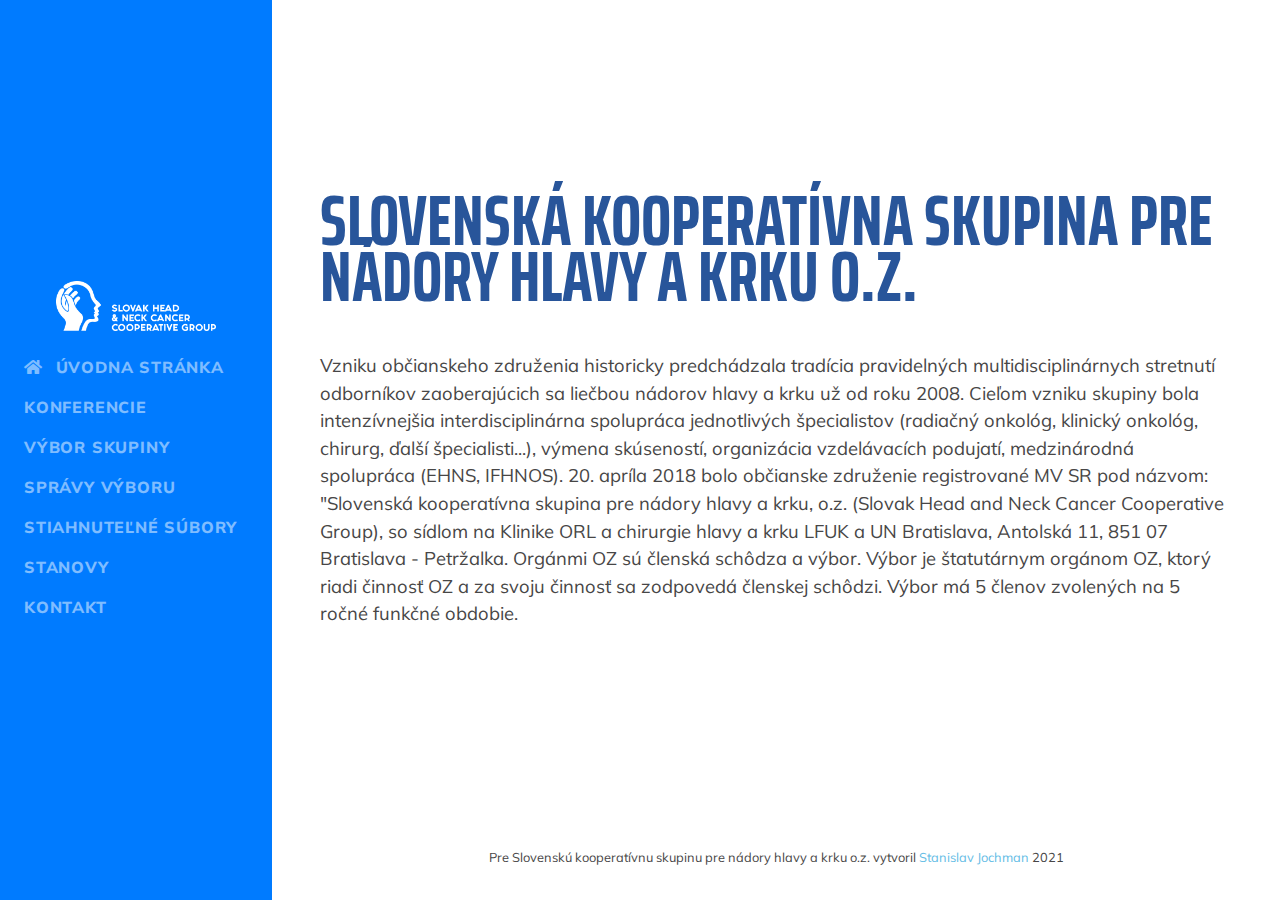
<file: index.html>
<!DOCTYPE html>
<html lang="en">

<head>

  <meta charset="utf-8">
  <meta name="viewport" content="width=device-width, initial-scale=1, shrink-to-fit=no">
  <meta name="description" content="">
  <meta name="author" content="Stanislav Jochman">
  <meta name="google-signin-client_id" content="1061342251645-susm1gm3pf1o994ub63df6mat03vha20.apps.googleusercontent.com">
  <title>Slovenská kooperatívna skupina pre nádory hlavy a krku o.z.</title>

  <!-- Bootstrap core CSS -->
  <link href="vendor/bootstrap/css/bootstrap.min.css" rel="stylesheet">

  <!-- Custom fonts for this template -->
  <link href="https://fonts.googleapis.com/css?family=Saira+Extra+Condensed:500,700" rel="stylesheet">
  <link href="https://fonts.googleapis.com/css?family=Muli:400,400i,800,800i" rel="stylesheet">
  <link href="vendor/fontawesome-free/css/all.min.css" rel="stylesheet">

  <!-- Custom styles for this template -->
  <link href="css/style.css" rel="stylesheet">

</head>

<body id="page-top">

  <nav class="navbar text-md-left navbar-expand-lg navbar-dark bg-primary fixed-top" id="sideNav">
    <a class="navbar-brand js-scroll-trigger" href="https://kooperativnaskupina.sk/">
      <span class="d-block d-lg-none fas fa-home"></span>
      <span class="d-none d-lg-block">
        <img class="img-fluid img-profile mx-auto mb-2" src="img/logo.png" alt="">
      </span>
    </a>
    <button class="navbar-toggler" type="button" data-toggle="collapse" data-target="#navbarSupportedContent" aria-controls="navbarSupportedContent" aria-expanded="false" aria-label="Toggle navigation">
      <span class="navbar-toggler-icon"></span>
    </button>
    <div class="collapse navbar-collapse" id="navbarSupportedContent">
      <ul class="navbar-nav">
        <li class="nav-item">
          <a class="nav-link js-scroll-trigger" href="https://kooperativnaskupina.sk"><span class="fas fa-home">⠀</span>Úvodna stránka</a>
        </li>
        <li class="nav-item">
          <a class="nav-link js-scroll-trigger" href="konferencie.html">Konferencie</a>
        </li>
        <li class="nav-item">
          <a class="nav-link js-scroll-trigger" href="vybor.html">Výbor skupiny</a>
        </li>
        <li class="nav-item">
          <a class="nav-link js-scroll-trigger" href="spravy.html">Správy výboru</a>
        </li>
        <li class="nav-item">
          <a class="nav-link js-scroll-trigger" href="subory.html">Stiahnuteľné súbory</a>
        </li>
        <li class="nav-item">
          <a class="nav-link js-scroll-trigger" href="stanovy.html">Stanovy</a>
        </li>
        <li class="nav-item">
          <a class="nav-link js-scroll-trigger" href="kontakt.html">Kontakt</a>
        </li>
      </ul>
    </div>
  </nav>

  <div class="container-fluid p-0">

    <section class="resume-section p-3 p-lg-5 d-flex align-items-center" id="page-top">
      <div class="w-100">
        <h1 class="mb-0 text-primary">Slovenská kooperatívna skupina pre nádory hlavy a krku o.z.</h1>
        <div class="subheading mb-5">
          
        </div>
        <p class="lead mb-5">Vzniku občianskeho združenia historicky predchádzala tradícia pravidelných multidisciplinárnych stretnutí odborníkov zaoberajúcich sa liečbou nádorov hlavy a krku už od roku 2008. Cieľom vzniku skupiny bola intenzívnejšia interdisciplinárna spolupráca jednotlivých špecialistov (radiačný onkológ, klinický onkológ, chirurg, ďalší špecialisti...), výmena skúseností, organizácia vzdelávacích podujatí, medzinárodná spolupráca (EHNS, IFHNOS). 

            20. apríla 2018 bolo občianske združenie registrované MV SR pod názvom: "Slovenská kooperatívna skupina pre nádory hlavy a krku, o.z. (Slovak Head and Neck Cancer Cooperative Group), so sídlom na Klinike ORL a chirurgie hlavy a krku LFUK a UN Bratislava, Antolská 11, 851 07 Bratislava - Petržalka. 
            
            Orgánmi OZ sú členská schôdza a výbor. Výbor je štatutárnym orgánom OZ, ktorý riadi činnosť OZ a za svoju činnosť sa zodpovedá členskej schôdzi. Výbor má 5 členov zvolených na 5 ročné funkčné obdobie.</p>
        
      </div>
    </section>


    
    <div class="copyright py-4 text-center text-black">
      <div class="container">
        <small>Pre Slovenskú kooperatívnu skupinu pre nádory hlavy a krku o.z. vytvoril <a href="http://stanislavjochman.sk/" target="_blank">Stanislav Jochman</a> 2021</small>
      </div>
    </div>
  </div>

  <!-- Bootstrap core JavaScript -->
  <script src="vendor/jquery/jquery.js"></script>
  <script src="vendor/bootstrap/js/bootstrap.bundle.js"></script>

  <!-- Plugin JavaScript -->
  <script src="vendor/jquery-easing/jquery.easing.js"></script>

  <!-- Custom scripts for this template -->
  <script src="js/script.js"></script>

  <!-- google auth -->
  <script src="https://apis.google.com/js/platform.js" async defer></script>
  <script src="https://apis.google.com/js/platform.js?onload=init" async defer></script>

  
</body>

</html>
</file>
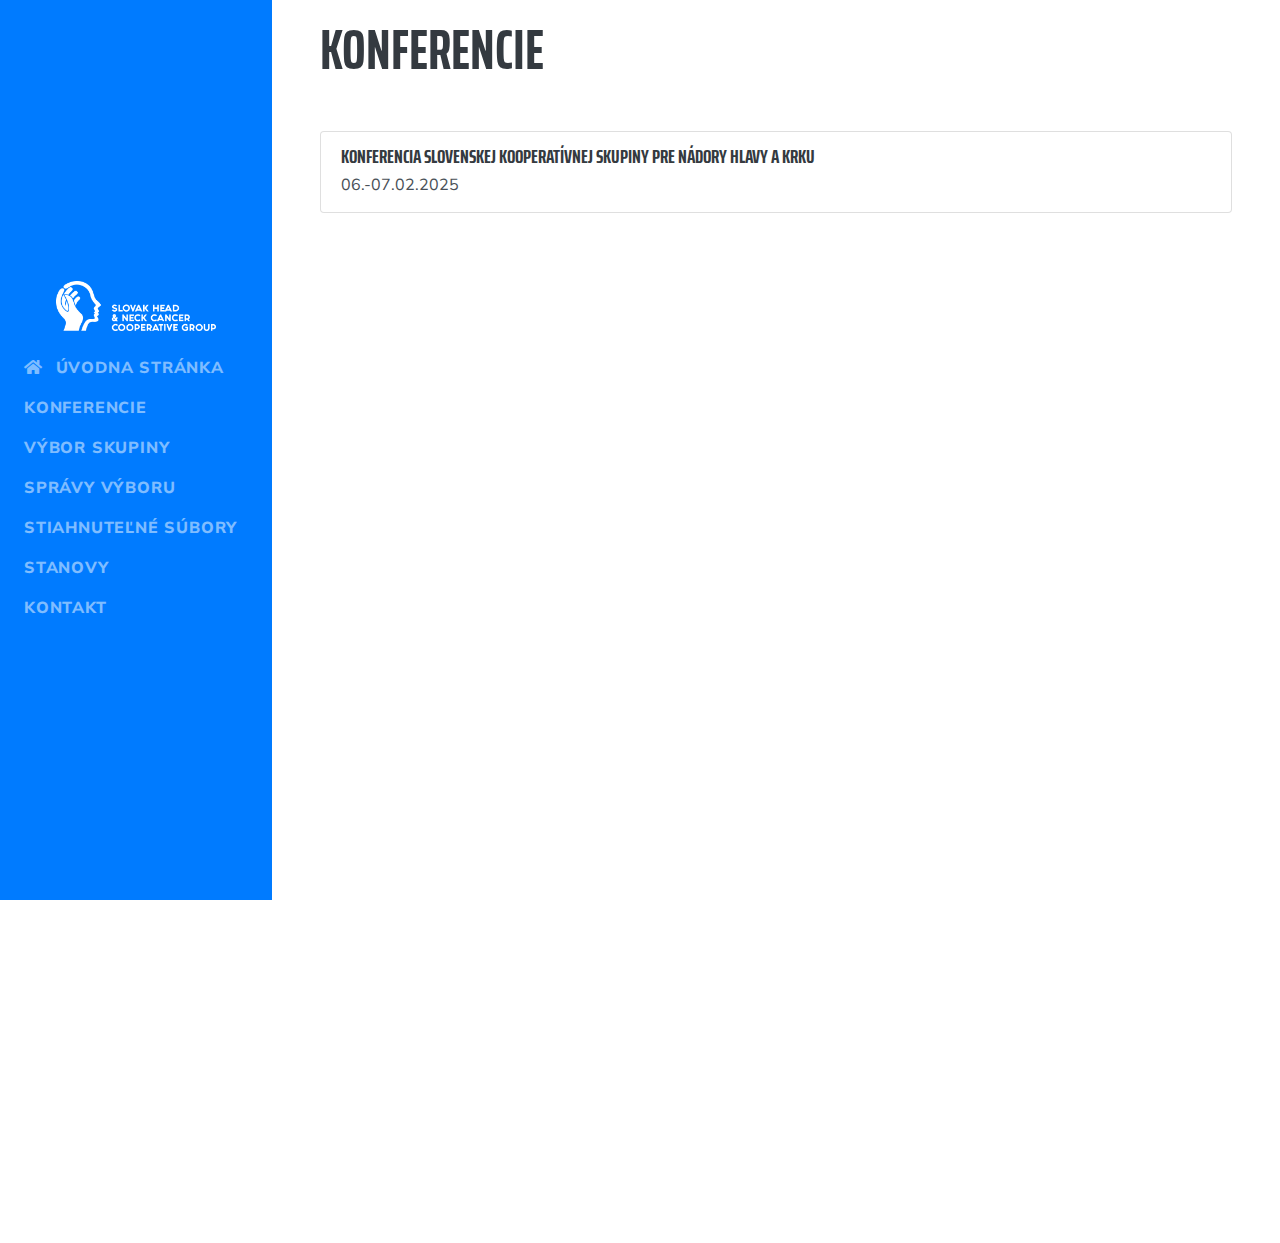
<file: konferencie.html>
<!DOCTYPE html>
<html lang="en">

<head>

  <meta charset="utf-8">
  <meta name="viewport" content="width=device-width, initial-scale=1, shrink-to-fit=no">
  <meta name="description" content="">
  <meta name="author" content="Stanislav Jochman">
  <meta name="google-signin-client_id" content="1061342251645-susm1gm3pf1o994ub63df6mat03vha20.apps.googleusercontent.com">
  <title>Slovenská kooperatívna skupina pre nádory hlavy a krku o.z.</title>

  <!-- Bootstrap core CSS -->
  <link href="vendor/bootstrap/css/bootstrap.min.css" rel="stylesheet">

  <!-- Custom fonts for this template -->
  <link href="https://fonts.googleapis.com/css?family=Saira+Extra+Condensed:500,700" rel="stylesheet">
  <link href="https://fonts.googleapis.com/css?family=Muli:400,400i,800,800i" rel="stylesheet">
  <link href="vendor/fontawesome-free/css/all.min.css" rel="stylesheet">

  <!-- Custom styles for this template -->
  <link href="css/style.css" rel="stylesheet">
</head>

<body id="page-top">
    <nav class="navbar text-md-left navbar-expand-lg navbar-dark bg-primary fixed-top" id="sideNav">
        <a class="navbar-brand js-scroll-trigger" href="https://kooperativnaskupina.sk">
          <span class="d-block d-lg-none fas fa-home"></span>
          <span class="d-none d-lg-block">
            <img class="img-fluid img-profile mx-auto mb-2" src="img/logo.png" alt="">
          </span>
        </a>
        <button class="navbar-toggler" type="button" data-toggle="collapse" data-target="#navbarSupportedContent" aria-controls="navbarSupportedContent" aria-expanded="false" aria-label="Toggle navigation">
          <span class="navbar-toggler-icon"></span>
        </button>
        <div class="collapse navbar-collapse" id="navbarSupportedContent">
          <ul class="navbar-nav">
            <li class="nav-item">
              <a class="nav-link js-scroll-trigger" href="https://kooperativnaskupina.sk"><span class="fas fa-home">⠀</span>Úvodna stránka</a>
            </li>
            <li class="nav-item">
              <a class="nav-link js-scroll-trigger" href="konferencie.html">Konferencie</a>
            </li>
            <li class="nav-item">
              <a class="nav-link js-scroll-trigger" href="vybor.html">Výbor skupiny</a>
            </li>
            <li class="nav-item">
              <a class="nav-link js-scroll-trigger" href="spravy.html">Správy výboru</a>
            </li>
            <li class="nav-item">
              <a class="nav-link js-scroll-trigger" href="subory.html">Stiahnuteľné súbory</a>
            </li>
            <li class="nav-item">
              <a class="nav-link js-scroll-trigger" href="stanovy.html">Stanovy</a>
            </li>
            <li class="nav-item">
              <a class="nav-link js-scroll-trigger" href="kontakt.html">Kontakt</a>
            </li>
          </ul>
        </div>
      </nav>

  <div class="container-fluid p-0">

    <section class="resume-section p-3 p-lg-5 d-flex justify-content-center" id="konferencie">
      <div class="w-100">
        <h2 class="mb-5">Konferencie</h2>

        <div class="list-group" style="margin-bottom: 100px;">
          
          <!--<a href="#znojmo" class="list-group-item js-scroll-trigger list-group-item-action flex-column align-items-start">
            <div class="d-flex w-100 justify-content-between">
              <h5 class="mb-1">International Conference of the Czech Head and Neck Cancer Cooperative Group- Znojmo 2021</h5>
              <small id="time1"></small>
            </div>
            <p class="mb-1">29.9. - 1.10.2022</p>
          </a>-->
          

          <a href="#LM" class="list-group-item js-scroll-trigger list-group-item-action flex-column align-items-start">
            <div class="d-flex w-100 justify-content-between">
              <h5 class="mb-1">Konferencia slovenskej kooperatívnej skupiny pre nádory hlavy a krku</h5>
              <small id="time1"></small>
            </div>
            <p class="mb-1">06.-07.02.2025 </p>
          </a>
        </div>

        <div class="container" id="LM">
          <div class="iframe-container">
            <iframe src="https://docs.google.com/gview?url=https://kooperativnaskupina.sk/Downloads/konferencia.pdf&embedded=true" frameborder="0" scrolling="no"></iframe>
          </div>
        </div>
      <!--<iframe frameborder="0" scrolling="no" class="konferencie" id="znojmo" src="https://www.hnc-group.cz/conferences/znojmo2022?lang=sk"></iframe>
      -->
    </section>
    

    <!--<div class="copyright py-4 text-center text-black">
      <div class="container">
        <small>Pre Slovenskú kooperatívnu skupinu pre nádory hlavy a krku o.z. vytvoril <a href="http://stanislavjochman.sk/" target="_blank">Stanislav Jochman</a> 2021</small>
      </div>
    </div>-->
  </div>

  <!-- Bootstrap core JavaScript -->
  <script src="vendor/jquery/jquery.js"></script>
  <script src="vendor/bootstrap/js/bootstrap.bundle.js"></script>

  <!-- Plugin JavaScript -->
  <script src="vendor/jquery-easing/jquery.easing.js"></script>

  <!-- Custom scripts for this template -->
  <script src="js/script.js"></script>
  <script src="js/time.js"></script>

  <!-- google auth -->
  <script src="https://apis.google.com/js/platform.js" async defer></script>
  <script src="https://apis.google.com/js/platform.js?onload=init" async defer></script>
  
</body>

</html>
</file>
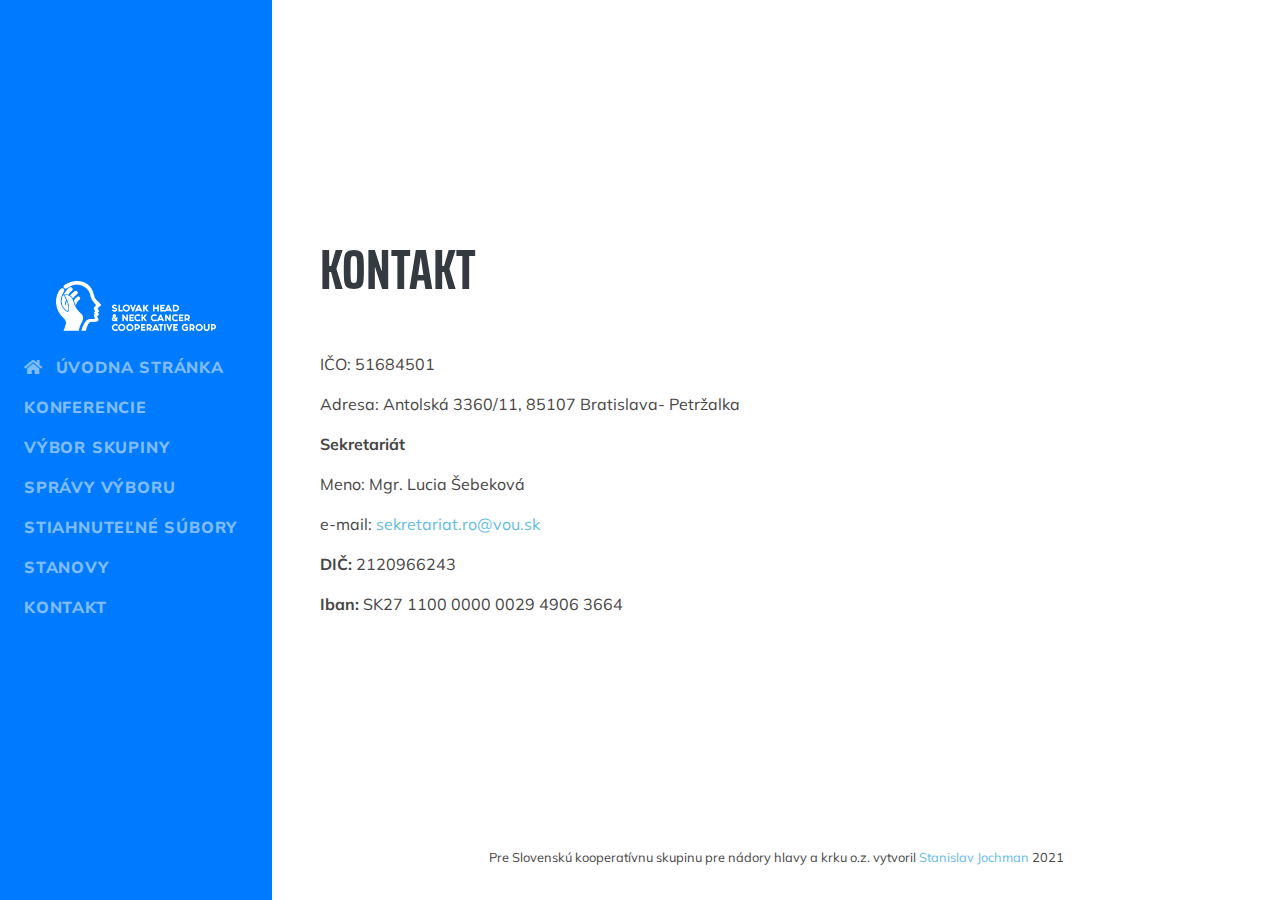
<file: kontakt.html>
<!DOCTYPE html>
<html lang="en">

<head>

  <meta charset="utf-8">
  <meta name="viewport" content="width=device-width, initial-scale=1, shrink-to-fit=no">
  <meta name="description" content="">
  <meta name="author" content="Stanislav Jochman">
  <meta name="google-signin-client_id" content="1061342251645-susm1gm3pf1o994ub63df6mat03vha20.apps.googleusercontent.com">
  <title>Slovenská kooperatívna skupina pre nádory hlavy a krku o.z.</title>

  <!-- Bootstrap core CSS -->
  <link href="vendor/bootstrap/css/bootstrap.min.css" rel="stylesheet">

  <!-- Custom fonts for this template -->
  <link href="https://fonts.googleapis.com/css?family=Saira+Extra+Condensed:500,700" rel="stylesheet">
  <link href="https://fonts.googleapis.com/css?family=Muli:400,400i,800,800i" rel="stylesheet">
  <link href="vendor/fontawesome-free/css/all.min.css" rel="stylesheet">

  <!-- Custom styles for this template -->
  <link href="css/style.css" rel="stylesheet">

</head>

<body id="page-top">

    <nav class="navbar text-md-left navbar-expand-lg navbar-dark bg-primary fixed-top" id="sideNav">
        <a class="navbar-brand js-scroll-trigger" href="https://kooperativnaskupina.sk/">
          <span class="d-block d-lg-none fas fa-home"></span>
          <span class="d-none d-lg-block">
            <img class="img-fluid img-profile mx-auto mb-2" src="img/logo.png" alt="">
          </span>
        </a>
        <button class="navbar-toggler" type="button" data-toggle="collapse" data-target="#navbarSupportedContent" aria-controls="navbarSupportedContent" aria-expanded="false" aria-label="Toggle navigation">
          <span class="navbar-toggler-icon"></span>
        </button>
        <div class="collapse navbar-collapse" id="navbarSupportedContent">
          <ul class="navbar-nav">
            <li class="nav-item">
              <a class="nav-link js-scroll-trigger" href="https://kooperativnaskupina.sk/"><span class="fas fa-home">⠀</span>Úvodna stránka</a>
            </li>
            <li class="nav-item">
              <a class="nav-link js-scroll-trigger" href="konferencie.html">Konferencie</a>
            </li>
            <li class="nav-item">
              <a class="nav-link js-scroll-trigger" href="vybor.html">Výbor skupiny</a>
            </li>
            <li class="nav-item">
              <a class="nav-link js-scroll-trigger" href="spravy.html">Správy výboru</a>
            </li>
            <li class="nav-item">
              <a class="nav-link js-scroll-trigger" href="subory.html">Stiahnuteľné súbory</a>
            </li>
            <li class="nav-item">
              <a class="nav-link js-scroll-trigger" href="stanovy.html">Stanovy</a>
            </li>
            <li class="nav-item">
              <a class="nav-link js-scroll-trigger" href="kontakt.html">Kontakt</a>
            </li>
          </ul>
        </div>
      </nav>

  <div class="container-fluid p-0">

    <section class="resume-section p-3 p-lg-5 d-flex align-items-center" id="kontakt">
      <div class="w-100">
        <h2 class="mb-5">Kontakt</h2>
          <p><span>IČO: 51684501</span></p>
          <p><span>Adresa: Antolská 3360/11, 85107 Bratislava- Petržalka</span></p>

          <p><strong>Sekretariát </strong></p>
          <p>Meno: Mgr. Lucia Šebeková</p>
          <p>e-mail:&nbsp;<a href="mailto: sekretariat.ro@vou.sk">sekretariat.ro@vou.sk</a></p>
          <p><span><strong>DIČ:</strong> 2120966243</span></p>
          <p><span><strong>Iban:</strong> SK27 1100 0000 0029 4906 3664</span></p>
      </div>
    </section>
    <div class="copyright py-4 text-center text-black">
      <div class="container">
        <small>Pre Slovenskú kooperatívnu skupinu pre nádory hlavy a krku o.z. vytvoril <a href="http://stanislavjochman.sk/" target="_blank">Stanislav Jochman</a> 2021</small>
      </div>
    </div>
  </div>

  <!-- Bootstrap core JavaScript -->
  <script src="vendor/jquery/jquery.js"></script>
  <script src="vendor/bootstrap/js/bootstrap.bundle.js"></script>

  <!-- Plugin JavaScript -->
  <script src="vendor/jquery-easing/jquery.easing.js"></script>

  <!-- Custom scripts for this template -->
  <script src="js/script.js"></script>

  <!-- google auth -->
  <script src="https://apis.google.com/js/platform.js" async defer></script>
  <script src="https://apis.google.com/js/platform.js?onload=init" async defer></script>

  
</body>

</html>
</file>
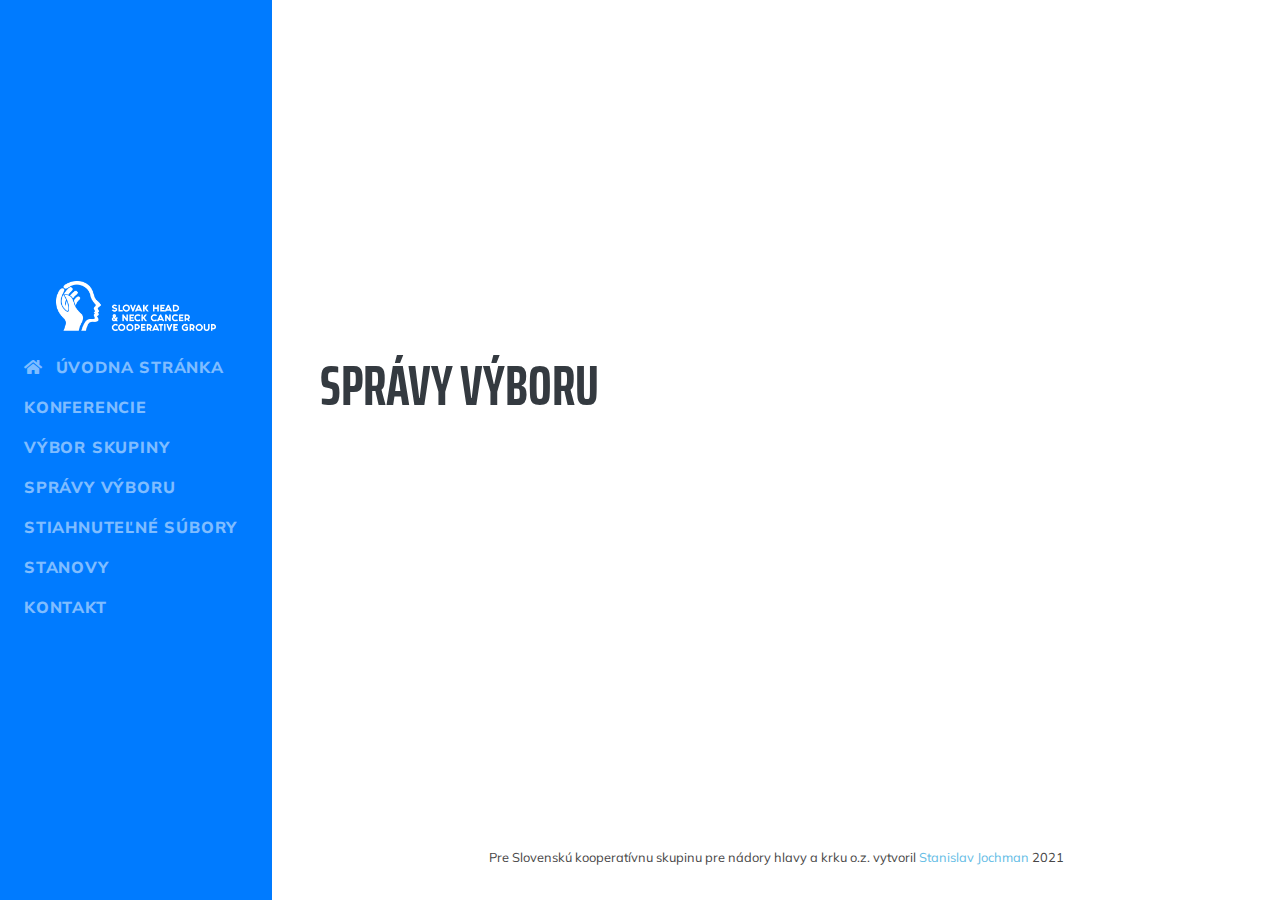
<file: spravy.html>
<!DOCTYPE html>
<html lang="en">

<head>

  <meta charset="utf-8">
  <meta name="viewport" content="width=device-width, initial-scale=1, shrink-to-fit=no">
  <meta name="description" content="">
  <meta name="author" content="Stanislav Jochman">
  <meta name="google-signin-client_id" content="1061342251645-susm1gm3pf1o994ub63df6mat03vha20.apps.googleusercontent.com">
  <title>Slovenská kooperatívna skupina pre nádory hlavy a krku o.z.</title>

  <!-- Bootstrap core CSS -->
  <link href="vendor/bootstrap/css/bootstrap.min.css" rel="stylesheet">

  <!-- Custom fonts for this template -->
  <link href="https://fonts.googleapis.com/css?family=Saira+Extra+Condensed:500,700" rel="stylesheet">
  <link href="https://fonts.googleapis.com/css?family=Muli:400,400i,800,800i" rel="stylesheet">
  <link href="vendor/fontawesome-free/css/all.min.css" rel="stylesheet">

  <!-- Custom styles for this template -->
  <link href="css/style.css" rel="stylesheet">

</head>

<body id="page-top">

    <nav class="navbar text-md-left navbar-expand-lg navbar-dark bg-primary fixed-top" id="sideNav">
        <a class="navbar-brand js-scroll-trigger" href="https://kooperativnaskupina.sk/">
          <span class="d-block d-lg-none fas fa-home"></span>
          <span class="d-none d-lg-block">
            <img class="img-fluid img-profile mx-auto mb-2" src="img/logo.png" alt="">
          </span>
        </a>
        <button class="navbar-toggler" type="button" data-toggle="collapse" data-target="#navbarSupportedContent" aria-controls="navbarSupportedContent" aria-expanded="false" aria-label="Toggle navigation">
          <span class="navbar-toggler-icon"></span>
        </button>
        <div class="collapse navbar-collapse" id="navbarSupportedContent">
          <ul class="navbar-nav">
            <li class="nav-item">
              <a class="nav-link js-scroll-trigger" href="https://kooperativnaskupina.sk/"><span class="fas fa-home">⠀</span>Úvodna stránka</a>
            </li>
            <li class="nav-item">
              <a class="nav-link js-scroll-trigger" href="konferencie.html">Konferencie</a>
            </li>
            <li class="nav-item">
              <a class="nav-link js-scroll-trigger" href="vybor.html">Výbor skupiny</a>
            </li>
            <li class="nav-item">
              <a class="nav-link js-scroll-trigger" href="spravy.html">Správy výboru</a>
            </li>
            <li class="nav-item">
              <a class="nav-link js-scroll-trigger" href="subory.html">Stiahnuteľné súbory</a>
            </li>
            <li class="nav-item">
              <a class="nav-link js-scroll-trigger" href="stanovy.html">Stanovy</a>
            </li>
            <li class="nav-item">
              <a class="nav-link js-scroll-trigger" href="kontakt.html">Kontakt</a>
            </li>
          </ul>
        </div>
      </nav>

  <div class="container-fluid p-0">

    <section class="resume-section p-3 p-lg-5 d-flex align-items-center" id="spravy">
      <div class="w-100">
        <h2 class="mb-5">Správy výboru</h2>
        <div class="resume-item d-flex flex-column flex-md-row justify-content-between mb-5">
            <!--
            <div class="resume-content">
              <h3 class="mb-0">Nazov spravy</h3>
              <div class="subheading mb-3">podnadpis</div>
              <p>text</p>
            </div>
            <div class="resume-date text-md-right">
              <span class="text-primary">Marec 2025</span>
            </div>
        </div>
        <div class="resume-item d-flex flex-column flex-md-row justify-content-between mb-5">
            <div class="resume-content">
              <h3 class="mb-0">Nazov spravy</h3>
              <div class="subheading mb-3">podnadpis</div>
              <p>text</p>
            </div>
            <div class="resume-date text-md-right">
              <span class="text-primary">Marec 2021</span>
            </div>
        </div>
        <div class="resume-item d-flex flex-column flex-md-row justify-content-between mb-5">
            <div class="resume-content">
              <h3 class="mb-0">Nazov spravy</h3>
              <div class="subheading mb-3">podnadpis</div>
              <p>text</p>
            </div>
            <div class="resume-date text-md-right">
              <span class="text-primary">Marec 2023</span>
            </div>
        </div>
      -->
      </div>
    </section>

    <div class="copyright py-4 text-center text-black">
      <div class="container">
        <small>Pre Slovenskú kooperatívnu skupinu pre nádory hlavy a krku o.z. vytvoril <a href="http://stanislavjochman.sk/" target="_blank">Stanislav Jochman</a> 2021</small>
      </div>
    </div>
  </div>

  <!-- Bootstrap core JavaScript -->
  <script src="vendor/jquery/jquery.js"></script>
  <script src="vendor/bootstrap/js/bootstrap.bundle.js"></script>

  <!-- Plugin JavaScript -->
  <script src="vendor/jquery-easing/jquery.easing.js"></script>

  <!-- Custom scripts for this template -->
  <script src="js/script.js"></script>

  <!-- google auth -->
  <script src="https://apis.google.com/js/platform.js" async defer></script>
  <script src="https://apis.google.com/js/platform.js?onload=init" async defer></script>

  
</body>

</html>
</file>
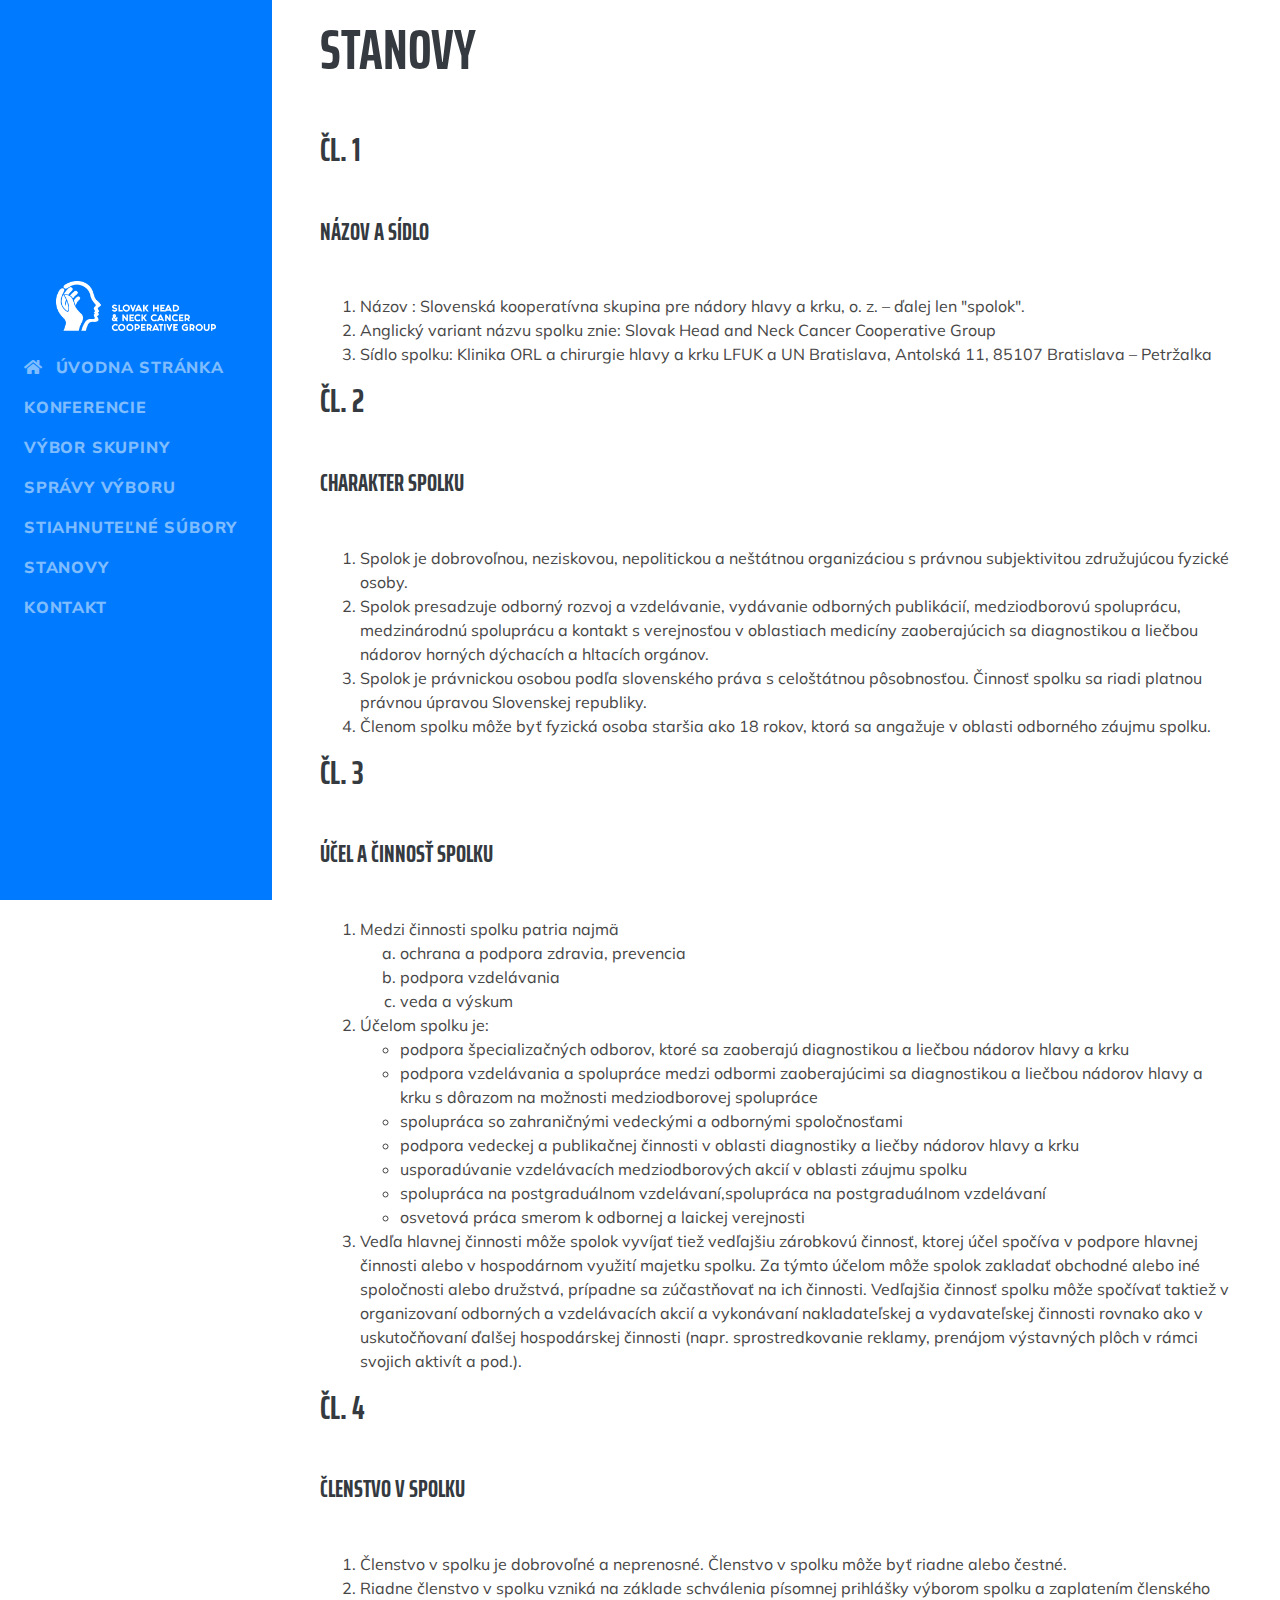
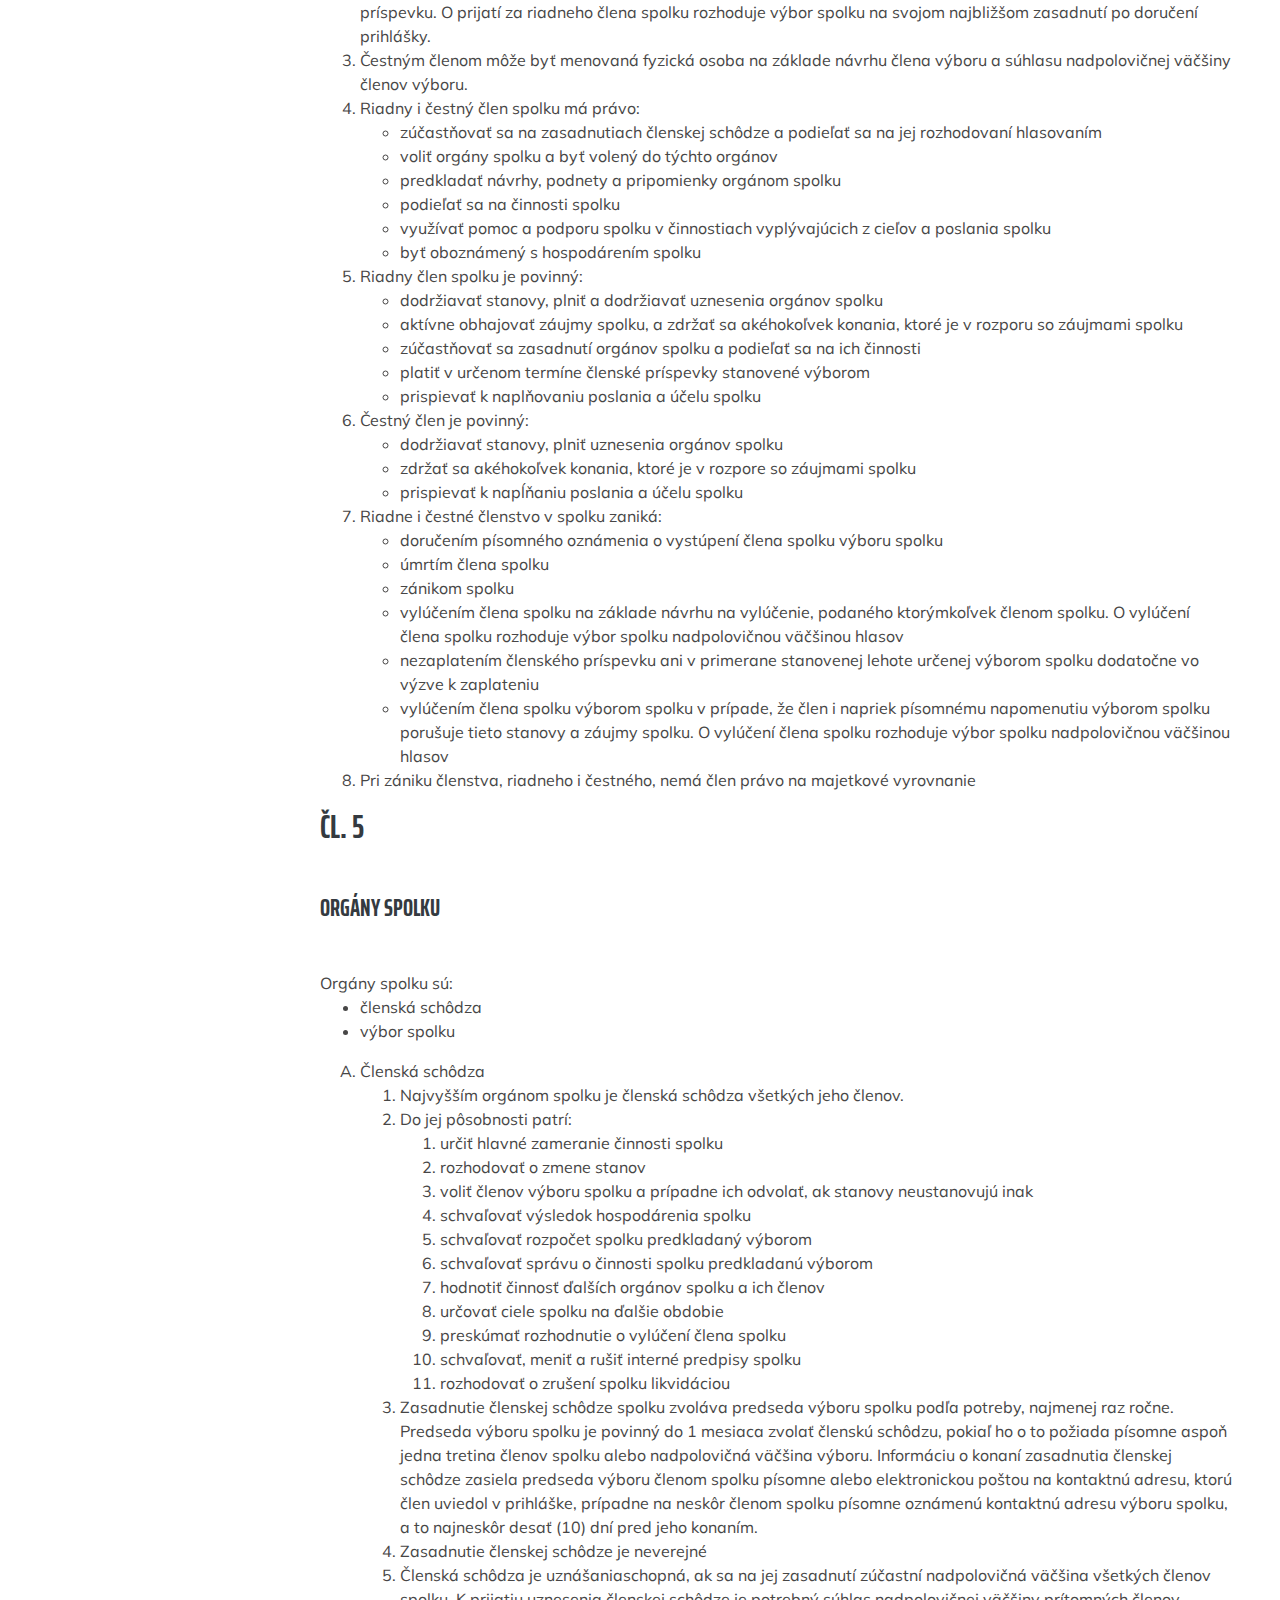
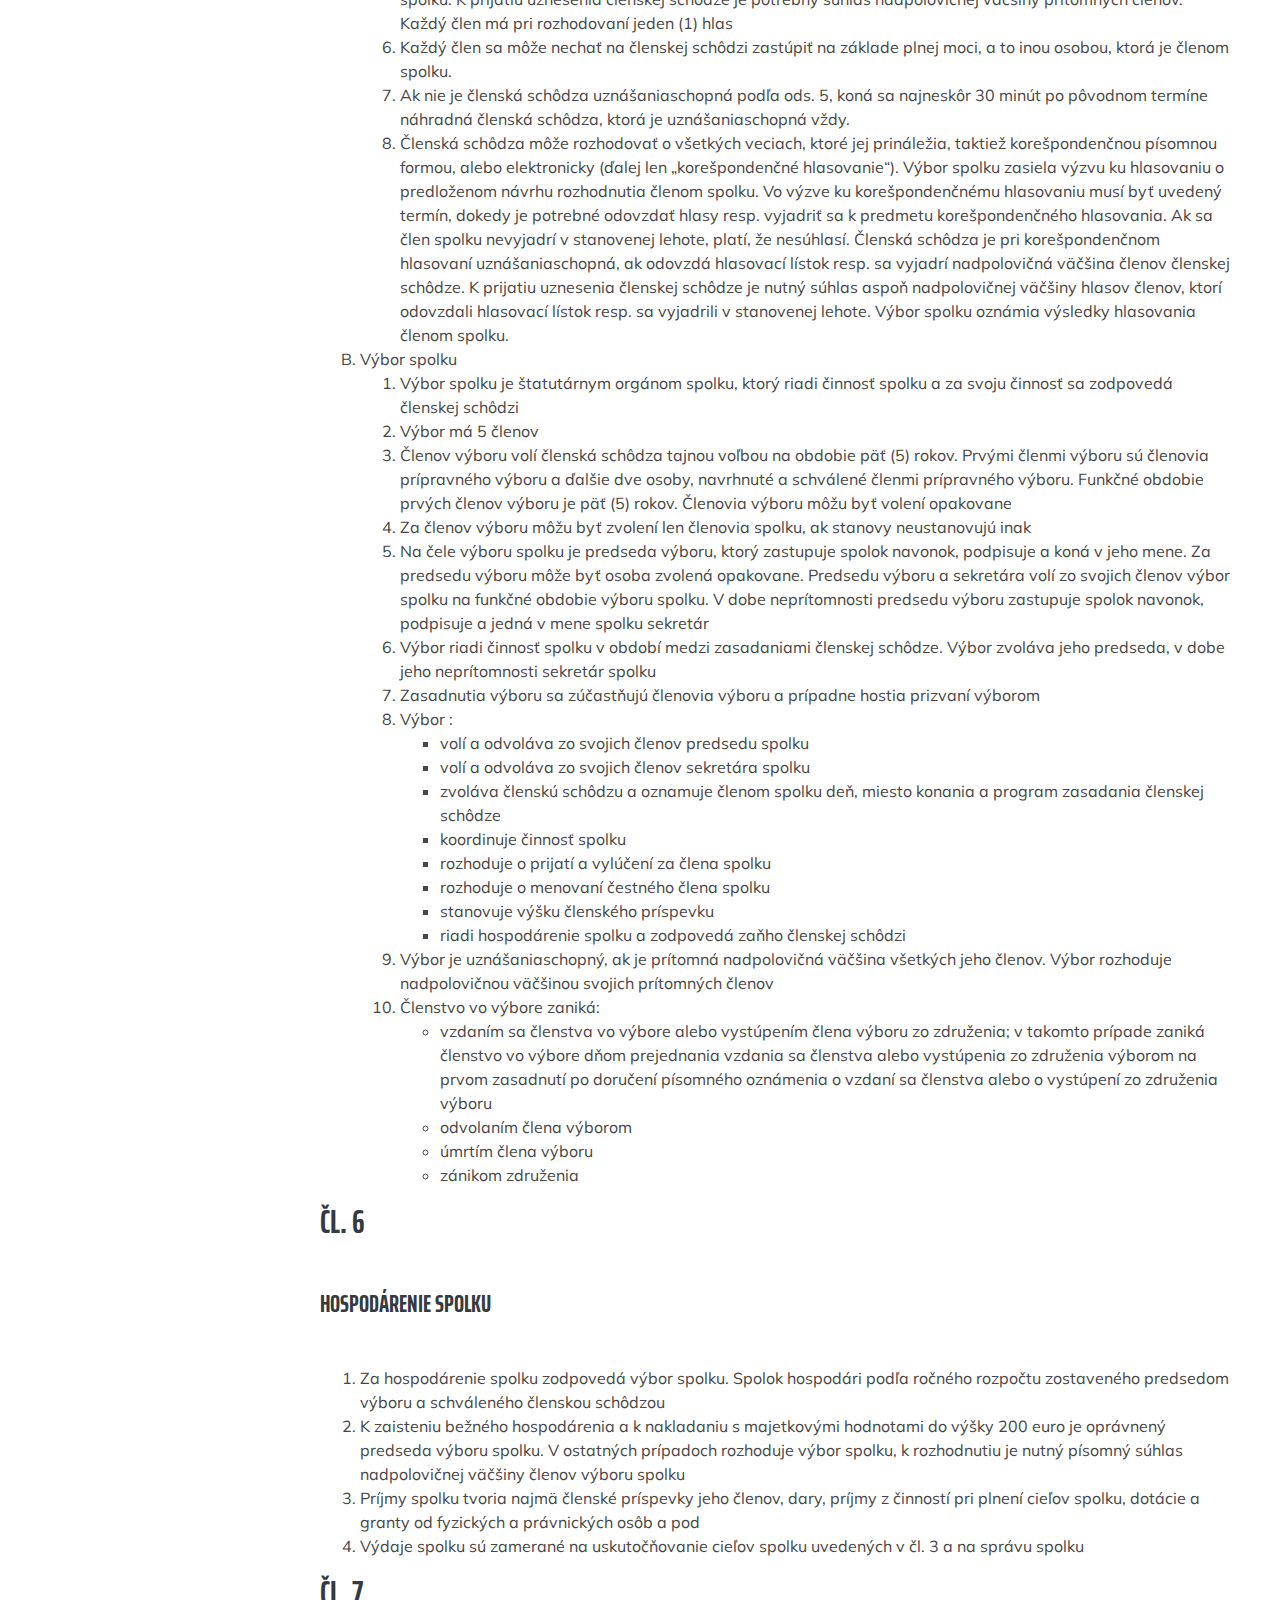
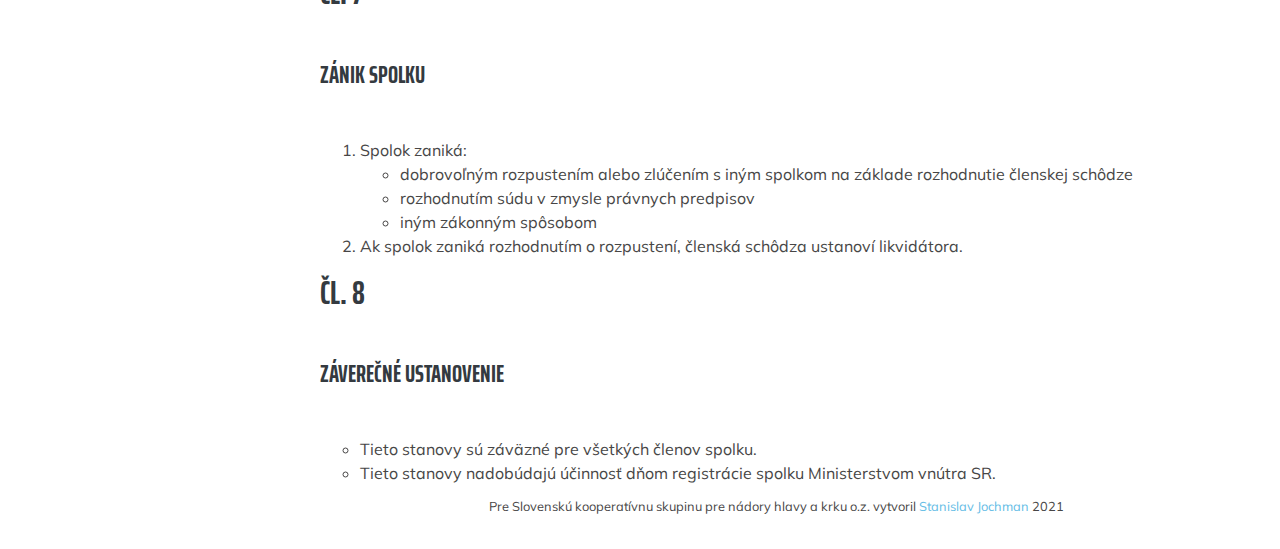
<file: stanovy.html>
<!DOCTYPE html>
<html lang="en">

<head>

  <meta charset="utf-8">
  <meta name="viewport" content="width=device-width, initial-scale=1, shrink-to-fit=no">
  <meta name="description" content="">
  <meta name="author" content="Stanislav Jochman">
  <meta name="google-signin-client_id" content="1061342251645-susm1gm3pf1o994ub63df6mat03vha20.apps.googleusercontent.com">
  <title>Slovenská kooperatívna skupina pre nádory hlavy a krku o.z.</title>

  <!-- Bootstrap core CSS -->
  <link href="vendor/bootstrap/css/bootstrap.min.css" rel="stylesheet">

  <!-- Custom fonts for this template -->
  <link href="https://fonts.googleapis.com/css?family=Saira+Extra+Condensed:500,700" rel="stylesheet">
  <link href="https://fonts.googleapis.com/css?family=Muli:400,400i,800,800i" rel="stylesheet">
  <link href="vendor/fontawesome-free/css/all.min.css" rel="stylesheet">

  <!-- Custom styles for this template -->
  <link href="css/style.css" rel="stylesheet">

</head>

<body id="page-top">

    <nav class="navbar text-md-left navbar-expand-lg navbar-dark bg-primary fixed-top" id="sideNav">
        <a class="navbar-brand js-scroll-trigger" href="https://kooperativnaskupina.sk/">
          <span class="d-block d-lg-none fas fa-home"></span>
          <span class="d-none d-lg-block">
            <img class="img-fluid img-profile mx-auto mb-2" src="img/logo.png" alt="">
          </span>
        </a>
        <button class="navbar-toggler" type="button" data-toggle="collapse" data-target="#navbarSupportedContent" aria-controls="navbarSupportedContent" aria-expanded="false" aria-label="Toggle navigation">
          <span class="navbar-toggler-icon"></span>
        </button>
        <div class="collapse navbar-collapse" id="navbarSupportedContent">
          <ul class="navbar-nav">
            <li class="nav-item">
              <a class="nav-link js-scroll-trigger" href="https://kooperativnaskupina.sk/"><span class="fas fa-home">⠀</span>Úvodna stránka</a>
            </li>
            <li class="nav-item">
              <a class="nav-link js-scroll-trigger" href="konferencie.html">Konferencie</a>
            </li>
            <li class="nav-item">
              <a class="nav-link js-scroll-trigger" href="vybor.html">Výbor skupiny</a>
            </li>
            <li class="nav-item">
              <a class="nav-link js-scroll-trigger" href="spravy.html">Správy výboru</a>
            </li>
            <li class="nav-item">
              <a class="nav-link js-scroll-trigger" href="subory.html">Stiahnuteľné súbory</a>
            </li>
            <li class="nav-item">
              <a class="nav-link js-scroll-trigger" href="stanovy.html">Stanovy</a>
            </li>
            <li class="nav-item">
              <a class="nav-link js-scroll-trigger" href="kontakt.html">Kontakt</a>
            </li>
          </ul>
        </div>
      </nav>

  <div class="container-fluid p-0">

    <section class="resume-section p-3 p-lg-5 d-flex align-items-center" id="stanovy">
      <div class="w-100">
        <h2 class="mb-5">Stanovy</h2>
        <h3 class="mb-5">Čl. 1</h3>
        <h4 class="mb-5">Názov a sídlo</h4>
        <ol>
          <li>Názov : Slovenská kooperatívna skupina pre nádory hlavy a krku, o. z. – ďalej len "spolok".</li>
          <li>Anglický variant názvu spolku znie: Slovak Head and Neck Cancer Cooperative Group</li>
          <li>Sídlo spolku: Klinika ORL a chirurgie hlavy a krku LFUK a UN Bratislava, Antolská 11, 85107 Bratislava – Petržalka</li>
        </ol>
        <h3 class="mb-5">Čl. 2</h3>
        <h4 class="mb-5">Charakter spolku</h4>
        <ol>
          <li>Spolok je dobrovoľnou, neziskovou, nepolitickou a neštátnou organizáciou s právnou subjektivitou združujúcou fyzické osoby.</li>
          <li>Spolok presadzuje odborný rozvoj a vzdelávanie, vydávanie odborných publikácií, medziodborovú spoluprácu, medzinárodnú spoluprácu a kontakt s verejnosťou v oblastiach medicíny zaoberajúcich sa diagnostikou a liečbou nádorov horných dýchacích a hltacích orgánov.</li>
          <li>Spolok je právnickou osobou podľa slovenského práva s celoštátnou pôsobnosťou. Činnosť spolku sa riadi platnou právnou úpravou Slovenskej republiky.</li>
          <li>Členom spolku môže byť fyzická osoba staršia ako 18 rokov, ktorá sa angažuje v oblasti odborného záujmu spolku.</li>
        </ol>
        <h3 class="mb-5">Čl. 3</h3>
        <h4 class="mb-5">Účel a činnosť spolku</h4>
        <ol>
            <li>Medzi činnosti spolku patria najmä
              <ol type="a">
                <li>ochrana a podpora zdravia, prevencia</li>
                <li>podpora vzdelávania</li>
                <li>veda a výskum</li>
              </ol>
            </li>
            <li>Účelom spolku je:
                <ul>
                    <li>podpora špecializačných odborov, ktoré sa zaoberajú diagnostikou a liečbou nádorov hlavy a krku</li>
                    <li>podpora vzdelávania a spolupráce medzi odbormi zaoberajúcimi sa diagnostikou a liečbou nádorov hlavy a krku s dôrazom na možnosti medziodborovej spolupráce</li>
                    <li>spolupráca so zahraničnými vedeckými a odbornými spoločnosťami</li>
                    <li>podpora vedeckej a publikačnej činnosti v oblasti diagnostiky a liečby nádorov hlavy a krku</li>
                    <li>usporadúvanie vzdelávacích medziodborových akcií v oblasti záujmu spolku</li>
                    <li>spolupráca na postgraduálnom vzdelávaní,spolupráca na postgraduálnom vzdelávaní</li>
                    <li>osvetová práca smerom k odbornej a laickej verejnosti</li>
                  </ul>
            </li>
            <li>Vedľa hlavnej činnosti môže spolok vyvíjať tiež vedľajšiu zárobkovú činnosť, ktorej účel spočíva
                v podpore hlavnej činnosti alebo v hospodárnom využití majetku spolku. Za týmto účelom môže
                spolok zakladať obchodné alebo iné spoločnosti alebo družstvá, prípadne sa zúčastňovať na ich
                činnosti. Vedľajšia činnosť spolku môže spočívať taktiež v organizovaní odborných a vzdelávacích
                akcií a vykonávaní nakladateľskej a vydavateľskej činnosti rovnako ako v uskutočňovaní ďalšej
                hospodárskej činnosti (napr. sprostredkovanie reklamy, prenájom výstavných plôch v rámci
                svojich aktivít a pod.).</li>
          </ol>
        <h3 class="mb-5">Čl. 4</h3>
        <h4 class="mb-5">Členstvo v spolku</h4>
        <ol>
            <li>Členstvo v spolku je dobrovoľné a neprenosné. Členstvo v spolku môže byť riadne alebo čestné.</li>
            <li>Riadne členstvo v spolku vzniká na základe schválenia písomnej prihlášky výborom spolku a
                zaplatením členského príspevku. O prijatí za riadneho člena spolku rozhoduje výbor spolku na
                svojom najbližšom zasadnutí po doručení prihlášky.</li>
            <li>Čestným členom môže byť menovaná fyzická osoba na základe návrhu člena výboru a súhlasu
                nadpolovičnej väčšiny členov výboru.</li>
            <li>Riadny i čestný člen spolku má právo:
                <ul>
                  <li>zúčastňovať sa na zasadnutiach členskej schôdze a podieľať sa na jej rozhodovaní hlasovaním</li>
                  <li>voliť orgány spolku a byť volený do týchto orgánov</li>
                  <li>predkladať návrhy, podnety a pripomienky orgánom spolku</li>
                  <li>podieľať sa na činnosti spolku</li>
                  <li>využívať pomoc a podporu spolku v činnostiach vyplývajúcich z cieľov a poslania spolku</li>
                  <li>byť oboznámený s hospodárením spolku</li>
                </ul>
            </li>
            <li>Riadny člen spolku je povinný:
              <ul>
                  <li>dodržiavať stanovy, plniť a dodržiavať uznesenia orgánov spolku</li>
                  <li>aktívne obhajovať záujmy spolku, a zdržať sa akéhokoľvek konania, ktoré je v rozporu so záujmami spolku</li>
                  <li>zúčastňovať sa zasadnutí orgánov spolku a podieľať sa na ich činnosti</li>
                  <li>platiť v určenom termíne členské príspevky stanovené výborom</li>
                  <li>prispievať k naplňovaniu poslania a účelu spolku</li>
                </ul>
            </li>
            <li>Čestný člen je povinný:
              <ul>
                  <li>dodržiavať stanovy, plniť uznesenia orgánov spolku</li>
                  <li>zdržať sa akéhokoľvek konania, ktoré je v rozpore so záujmami spolku</li>
                  <li>prispievať k napĺňaniu poslania a účelu spolku</li>
              </ul>
            </li>
            <li>Riadne i čestné členstvo v spolku zaniká:
              <ul>
                  <li>doručením písomného oznámenia o vystúpení člena spolku výboru spolku</li>
                  <li>úmrtím člena spolku</li>
                  <li>zánikom spolku</li>
                  <li>vylúčením člena spolku na základe návrhu na vylúčenie, podaného ktorýmkoľvek členom
                      spolku. O vylúčení člena spolku rozhoduje výbor spolku nadpolovičnou väčšinou hlasov</li>
                  <li>nezaplatením členského príspevku ani v primerane stanovenej lehote určenej výborom
                      spolku dodatočne vo výzve k zaplateniu</li>
                  <li>vylúčením člena spolku výborom spolku v prípade, že člen i napriek písomnému
                      napomenutiu výborom spolku porušuje tieto stanovy a záujmy spolku. O vylúčení člena
                      spolku rozhoduje výbor spolku nadpolovičnou väčšinou hlasov</li>
                </ul>
            </li>
            <li>Pri zániku členstva, riadneho i čestného, nemá člen právo na majetkové vyrovnanie</li>
          </ol>
        <h3 class="mb-5">Čl. 5</h3>
        <h4 class="mb-5">Orgány spolku</h4>
        Orgány spolku sú:
        <ul>
            <li>členská schôdza</li>
            <li>výbor spolku</li>
        </ul>
        <ol type="A">
            <li>Členská schôdza
              <ol type="1">
                <li>Najvyšším orgánom spolku je členská schôdza všetkých jeho členov.</li>
                <li>Do jej pôsobnosti patrí:
                  <ul style="list-style-type:sqare;">
                    <li>určiť hlavné zameranie činnosti spolku</li>
                    <li>rozhodovať o zmene stanov</li>
                    <li>voliť členov výboru spolku a prípadne ich odvolať, ak stanovy neustanovujú inak</li>
                    <li>schvaľovať výsledok hospodárenia spolku</li>
                    <li>schvaľovať rozpočet spolku predkladaný výborom</li>
                    <li>schvaľovať správu o činnosti spolku predkladanú výborom</li>
                    <li>hodnotiť činnosť ďalších orgánov spolku a ich členov</li>
                    <li>určovať ciele spolku na ďalšie obdobie</li>
                    <li>preskúmať rozhodnutie o vylúčení člena spolku</li>
                    <li>schvaľovať, meniť a rušiť interné predpisy spolku</li>
                    <li>rozhodovať o zrušení spolku likvidáciou</li>
                  </ul>
                </li>
                <li>Zasadnutie členskej schôdze spolku zvoláva predseda výboru spolku podľa potreby,
                    najmenej raz ročne. Predseda výboru spolku je povinný do 1 mesiaca zvolať členskú
                    schôdzu, pokiaľ ho o to požiada písomne aspoň jedna tretina členov spolku alebo
                    nadpolovičná väčšina výboru. Informáciu o konaní zasadnutia členskej schôdze zasiela
                    predseda výboru členom spolku písomne alebo elektronickou poštou na kontaktnú
                    adresu, ktorú člen uviedol v prihláške, prípadne na neskôr členom spolku písomne
                    oznámenú kontaktnú adresu výboru spolku, a to najneskôr desať (10) dní pred jeho
                    konaním.</li>
                <li>Zasadnutie členskej schôdze je neverejné</li>
                <li>Členská schôdza je uznášaniaschopná, ak sa na jej zasadnutí zúčastní nadpolovičná
                    väčšina všetkých členov spolku. K prijatiu uznesenia členskej schôdze je potrebný súhlas
                    nadpolovičnej väčšiny prítomných členov. Každý člen má pri rozhodovaní jeden (1) hlas</li>
                <li>Každý člen sa môže nechať na členskej schôdzi zastúpiť na základe plnej moci, a to inou
                    osobou, ktorá je členom spolku.</li>
                <li>Ak nie je členská schôdza uznášaniaschopná podľa ods. 5, koná sa najneskôr 30 minút po
                    pôvodnom termíne náhradná členská schôdza, ktorá je uznášaniaschopná vždy.</li>
                <li>Členská schôdza môže rozhodovať o všetkých veciach, ktoré jej prináležia, taktiež
                    korešpondenčnou písomnou formou, alebo elektronicky (ďalej len „korešpondenčné
                    hlasovanie“). Výbor spolku zasiela výzvu ku hlasovaniu o predloženom návrhu
                    rozhodnutia členom spolku. Vo výzve ku korešpondenčnému hlasovaniu musí byť
                    uvedený termín, dokedy je potrebné odovzdať hlasy resp. vyjadriť sa k predmetu
                    korešpondenčného hlasovania. Ak sa člen spolku nevyjadrí v stanovenej lehote, platí, že
                    nesúhlasí. Členská schôdza je pri korešpondenčnom hlasovaní uznášaniaschopná, ak
                    odovzdá hlasovací lístok resp. sa vyjadrí nadpolovičná väčšina členov členskej schôdze. K
                    prijatiu uznesenia členskej schôdze je nutný súhlas aspoň nadpolovičnej väčšiny hlasov
                    členov, ktorí odovzdali hlasovací lístok resp. sa vyjadrili v stanovenej lehote. Výbor
                    spolku oznámia výsledky hlasovania členom spolku.</li>
              </ol>
            </li>
            <li>Výbor spolku
              <ol type="1">
                <li>Výbor spolku je štatutárnym orgánom spolku, ktorý riadi činnosť spolku a za svoju
                    činnosť sa zodpovedá členskej schôdzi</li>
                <li>Výbor má 5 členov</li>
                <li>Členov výboru volí členská schôdza tajnou voľbou na obdobie päť (5) rokov. Prvými
                    členmi výboru sú členovia prípravného výboru a ďalšie dve osoby, navrhnuté
                    a schválené členmi prípravného výboru. Funkčné obdobie prvých členov výboru je päť
                    (5) rokov. Členovia výboru môžu byť volení opakovane</li>
                <li>Za členov výboru môžu byť zvolení len členovia spolku, ak stanovy neustanovujú inak</li>
                <li>Na čele výboru spolku je predseda výboru, ktorý zastupuje spolok navonok, podpisuje a
                    koná v jeho mene. Za predsedu výboru môže byť osoba zvolená opakovane. Predsedu
                    výboru a sekretára volí zo svojich členov výbor spolku na funkčné obdobie výboru
                    spolku. V dobe neprítomnosti predsedu výboru zastupuje spolok navonok, podpisuje a
                    jedná v mene spolku sekretár</li>
                <li>Výbor riadi činnosť spolku v období medzi zasadaniami členskej schôdze. Výbor zvoláva
                    jeho predseda, v dobe jeho neprítomnosti sekretár spolku</li>
                <li>Zasadnutia výboru sa zúčastňujú členovia výboru a prípadne hostia prizvaní výborom</li>
                <li>Výbor :
                  <ul>
                    <li>volí a odvoláva zo svojich členov predsedu spolku</li>
                    <li>volí a odvoláva zo svojich členov sekretára spolku</li>
                    <li>zvoláva členskú schôdzu a oznamuje členom spolku deň, miesto konania a
                        program zasadania členskej schôdze</li>
                    <li>koordinuje činnosť spolku</li>
                    <li>rozhoduje o prijatí a vylúčení za člena spolku</li>
                    <li>rozhoduje o menovaní čestného člena spolku</li>
                    <li>stanovuje výšku členského príspevku</li>
                    <li>riadi hospodárenie spolku a zodpovedá zaňho členskej schôdzi</li>
                  </ul>
                </li>
                <li>Výbor je uznášaniaschopný, ak je prítomná nadpolovičná väčšina všetkých jeho členov.
                    Výbor rozhoduje nadpolovičnou väčšinou svojich prítomných členov</li>
                <li>Členstvo vo výbore zaniká:
                  <ul style="list-style-type: circle;">
                    <li>vzdaním sa členstva vo výbore alebo vystúpením člena výboru zo združenia;
                        v takomto prípade zaniká členstvo vo výbore dňom prejednania vzdania sa
                        členstva alebo vystúpenia zo združenia výborom na prvom zasadnutí po doručení
                        písomného oznámenia o vzdaní sa členstva alebo o vystúpení zo združenia výboru</li>
                    <li>odvolaním člena výborom</li>
                    <li>úmrtím člena výboru</li>
                    <li>zánikom združenia</li>
                  </ul>
                </li>
              </ol>
            </li>
          </ol>
        <h3 class="mb-5">Čl. 6</h3>
        <h4 class="mb-5">Hospodárenie spolku</h4>
          <ol>
            <li>Za hospodárenie spolku zodpovedá výbor spolku. Spolok hospodári podľa ročného rozpočtu
                zostaveného predsedom výboru a schváleného členskou schôdzou</li>
            <li>K zaisteniu bežného hospodárenia a k nakladaniu s majetkovými hodnotami do výšky 200 euro
                je oprávnený predseda výboru spolku. V ostatných prípadoch rozhoduje výbor spolku,
                k rozhodnutiu je nutný písomný súhlas nadpolovičnej väčšiny členov výboru spolku</li>
            <li>Príjmy spolku tvoria najmä členské príspevky jeho členov, dary, príjmy z činností pri plnení cieľov
                spolku, dotácie a granty od fyzických a právnických osôb a pod</li>
            <li>Výdaje spolku sú zamerané na uskutočňovanie cieľov spolku uvedených v čl. 3 a na správu
                spolku</li>
          </ol>
        <h3 class="mb-5">Čl. 7</h3>
        <h4 class="mb-5">Zánik spolku</h4>
          <ol>
            <li>Spolok zaniká:
              <ul style="list-style-type: circle;">
                <li>dobrovoľným rozpustením alebo zlúčením s iným spolkom na základe rozhodnutie
                    členskej schôdze</li>
                <li>rozhodnutím súdu v zmysle právnych predpisov</li>
                <li>iným zákonným spôsobom</li>
              </ul>
            </li>
            <li>Ak spolok zaniká rozhodnutím o rozpustení, členská schôdza ustanoví likvidátora.</li>
          </ol>
        <h3 class="mb-5">Čl. 8</h3>
        <h4 class="mb-5">Záverečné ustanovenie</h4>
          <ul style="list-style-type: circle;">
              <li>Tieto stanovy sú záväzné pre všetkých členov spolku.</li>
              <li>Tieto stanovy nadobúdajú účinnosť dňom registrácie spolku Ministerstvom vnútra SR.</li>
          </ul>
        
      </div>
    </section>

    <div class="copyright py-4 text-center text-black">
      <div class="container">
        <small>Pre Slovenskú kooperatívnu skupinu pre nádory hlavy a krku o.z. vytvoril <a href="http://stanislavjochman.sk/" target="_blank">Stanislav Jochman</a> 2021</small>
      </div>
    </div>
  </div>

  <!-- Bootstrap core JavaScript -->
  <script src="vendor/jquery/jquery.js"></script>
  <script src="vendor/bootstrap/js/bootstrap.bundle.js"></script>

  <!-- Plugin JavaScript -->
  <script src="vendor/jquery-easing/jquery.easing.js"></script>

  <!-- Custom scripts for this template -->
  <script src="js/script.js"></script>

  <!-- google auth -->
  <script src="https://apis.google.com/js/platform.js" async defer></script>
  <script src="https://apis.google.com/js/platform.js?onload=init" async defer></script>

  
</body>

</html>
</file>
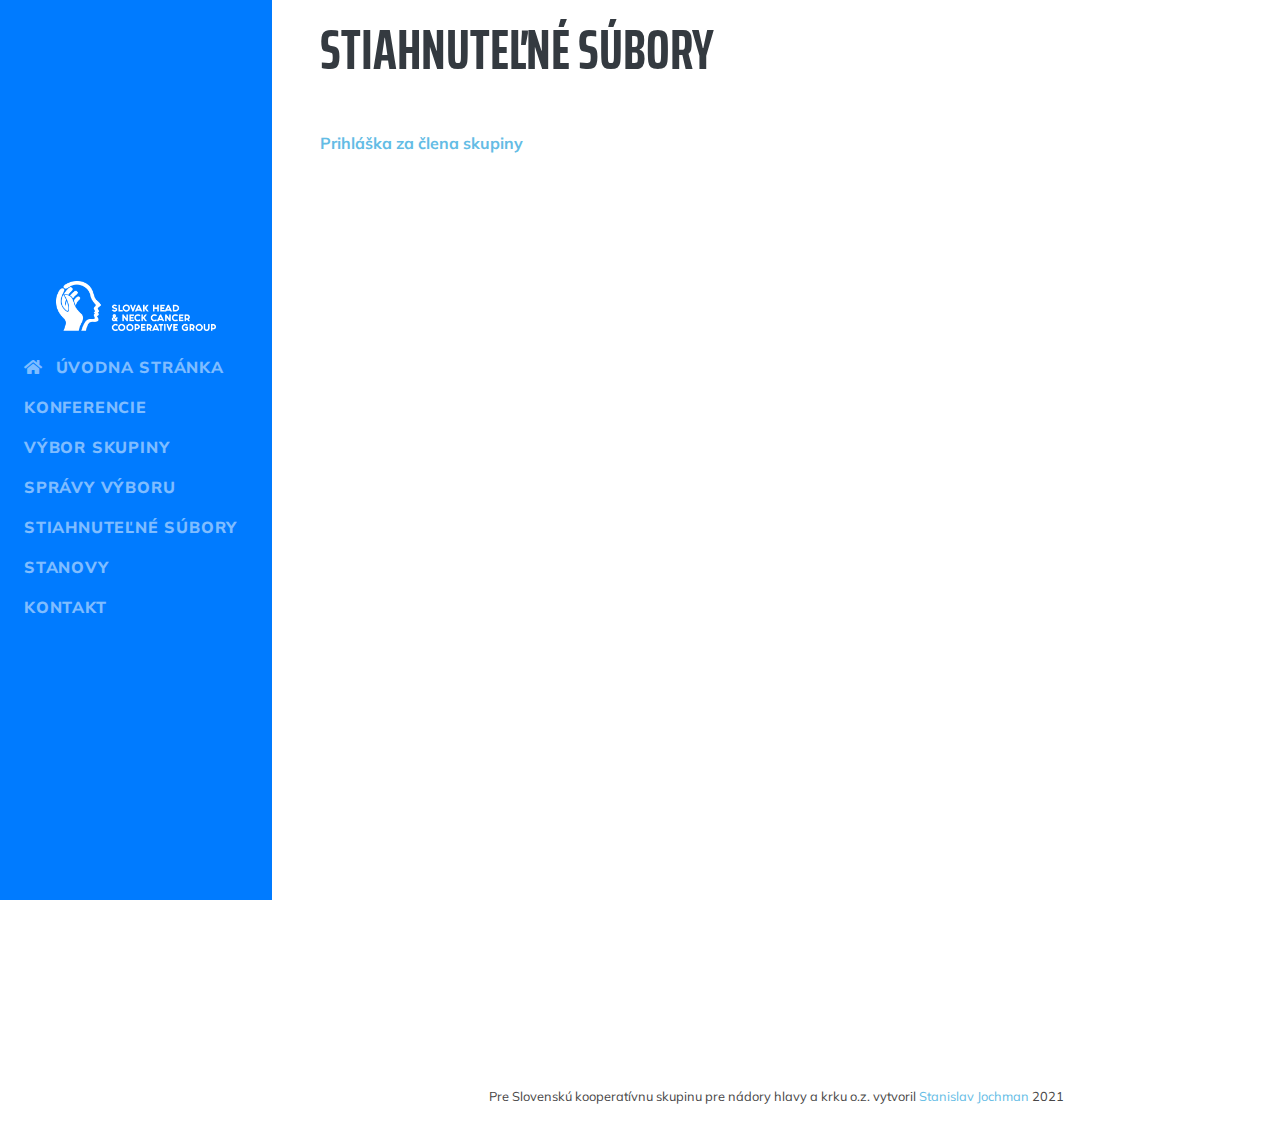
<file: subory.html>
<!DOCTYPE html>
<html lang="en">

<head>

  <meta charset="utf-8">
  <meta name="viewport" content="width=device-width, initial-scale=1, shrink-to-fit=no">
  <meta name="description" content="">
  <meta name="author" content="Stanislav Jochman">
  <meta name="google-signin-client_id" content="1061342251645-susm1gm3pf1o994ub63df6mat03vha20.apps.googleusercontent.com">
  <title>Slovenská kooperatívna skupina pre nádory hlavy a krku o.z.</title>

  <!-- Bootstrap core CSS -->
  <link href="vendor/bootstrap/css/bootstrap.min.css" rel="stylesheet">

  <!-- Custom fonts for this template -->
  <link href="https://fonts.googleapis.com/css?family=Saira+Extra+Condensed:500,700" rel="stylesheet">
  <link href="https://fonts.googleapis.com/css?family=Muli:400,400i,800,800i" rel="stylesheet">
  <link href="vendor/fontawesome-free/css/all.min.css" rel="stylesheet">

  <!-- Custom styles for this template -->
  <link href="css/style.css" rel="stylesheet">

</head>

<body id="page-top">

    <nav class="navbar text-md-left navbar-expand-lg navbar-dark bg-primary fixed-top" id="sideNav">
        <a class="navbar-brand js-scroll-trigger" href="https://kooperativnaskupina.sk/">
          <span class="d-block d-lg-none fas fa-home"></span>
          <span class="d-none d-lg-block">
            <img class="img-fluid img-profile mx-auto mb-2" src="img/logo.png" alt="">
          </span>
        </a>
        <button class="navbar-toggler" type="button" data-toggle="collapse" data-target="#navbarSupportedContent" aria-controls="navbarSupportedContent" aria-expanded="false" aria-label="Toggle navigation">
          <span class="navbar-toggler-icon"></span>
        </button>
        <div class="collapse navbar-collapse" id="navbarSupportedContent">
          <ul class="navbar-nav">
            <li class="nav-item">
              <a class="nav-link js-scroll-trigger" href="https://kooperativnaskupina.sk/"><span class="fas fa-home">⠀</span>Úvodna stránka</a>
            </li>
            <li class="nav-item">
              <a class="nav-link js-scroll-trigger" href="konferencie.html">Konferencie</a>
            </li>
            <li class="nav-item">
              <a class="nav-link js-scroll-trigger" href="vybor.html">Výbor skupiny</a>
            </li>
            <li class="nav-item">
              <a class="nav-link js-scroll-trigger" href="spravy.html">Správy výboru</a>
            </li>
            <li class="nav-item">
              <a class="nav-link js-scroll-trigger" href="subory.html">Stiahnuteľné súbory</a>
            </li>
            <li class="nav-item">
              <a class="nav-link js-scroll-trigger" href="stanovy.html">Stanovy</a>
            </li>
            <li class="nav-item">
              <a class="nav-link js-scroll-trigger" href="kontakt.html">Kontakt</a>
            </li>
          </ul>
        </div>
      </nav>

  <div class="container-fluid p-0">


    <section class="resume-section p-3 p-lg-5 d-flex align-items-center" id="stiahnutelne">
      <div class="w-100">
        <h2 class="mb-5">Stiahnuteľné súbory</h2>
        <a href="Downloads/Prihláška_za_člena_skupiny.docx" class="mb-5"  title="Prihláška za člena skupiny" target="_blank"><strong>Prihláška za člena skupiny</strong></a>
        <br>
        <br>
        <div class="g-signin2" id="google-login-button" data-onsuccess="onSignIn" onclick="Onclick()"  data-theme="dark"></div>
        <div class="iframe-container">
          <iframe class="drive" id="drive" src=""></iframe>
        </div>
      </div>
    </section>

    <div class="copyright py-4 text-center text-black">
      <div class="container">
        <small>Pre Slovenskú kooperatívnu skupinu pre nádory hlavy a krku o.z. vytvoril <a href="http://stanislavjochman.sk/" target="_blank">Stanislav Jochman</a> 2021</small>
      </div>
    </div>
  </div>

  <!-- Bootstrap core JavaScript -->
  <script src="vendor/jquery/jquery.js"></script>
  <script src="vendor/bootstrap/js/bootstrap.bundle.js"></script>

  <!-- Plugin JavaScript -->
  <script src="vendor/jquery-easing/jquery.easing.js"></script>

  <!-- Custom scripts for this template -->
  <script src="js/script.js"></script>

  <!-- google auth -->
  <script src="https://apis.google.com/js/platform.js" async defer></script>
  <script src="https://apis.google.com/js/platform.js?onload=init" async defer></script>

  
</body>

</html>
</file>
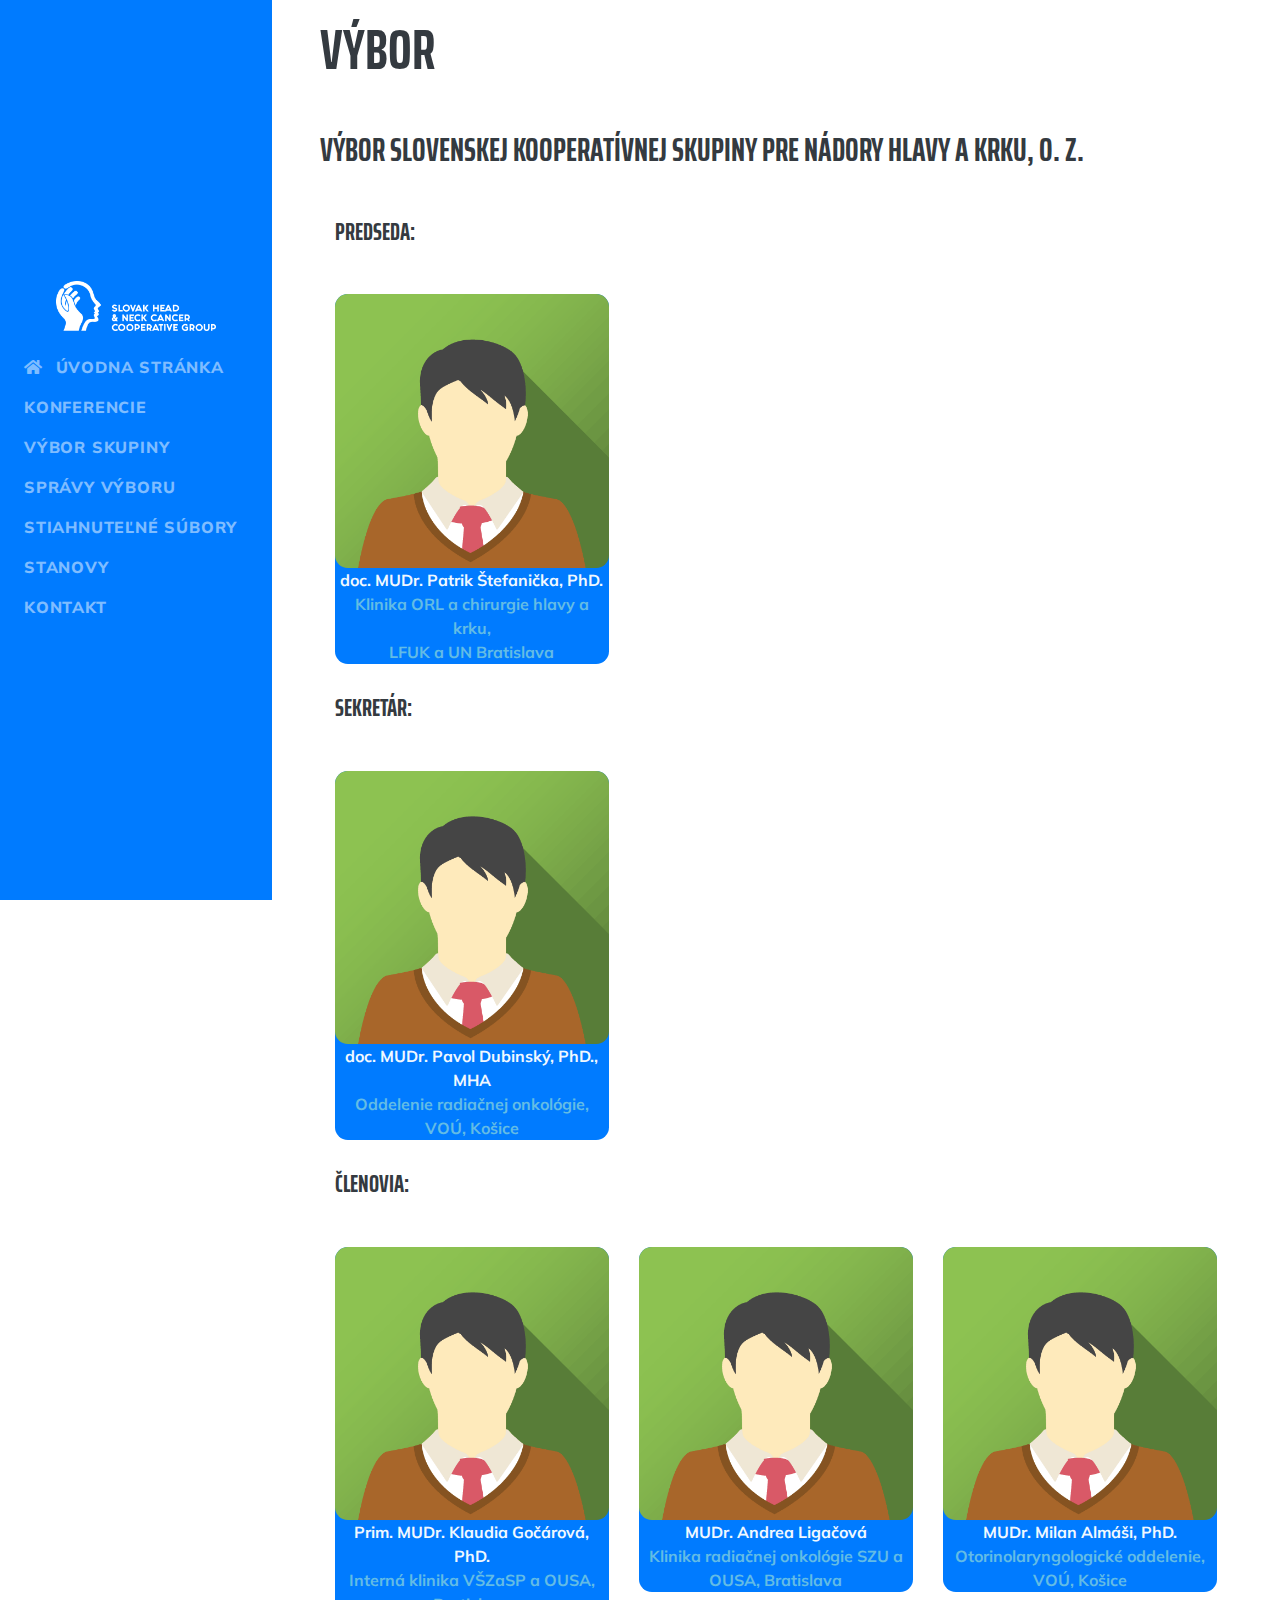
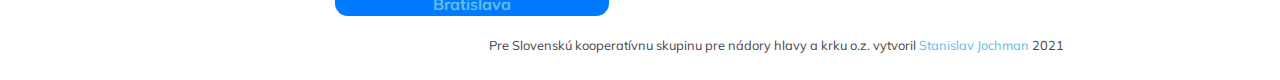
<file: vybor.html>
<!DOCTYPE html>
<html lang="en">

<head>

  <meta charset="utf-8">
  <meta name="viewport" content="width=device-width, initial-scale=1, shrink-to-fit=no">
  <meta name="description" content="">
  <meta name="author" content="Stanislav Jochman">
  <meta name="google-signin-client_id" content="1061342251645-susm1gm3pf1o994ub63df6mat03vha20.apps.googleusercontent.com">
  <title>Slovenská kooperatívna skupina pre nádory hlavy a krku o.z.</title>

  <!-- Bootstrap core CSS -->
  <link href="vendor/bootstrap/css/bootstrap.min.css" rel="stylesheet">

  <!-- Custom fonts for this template -->
  <link href="https://fonts.googleapis.com/css?family=Saira+Extra+Condensed:500,700" rel="stylesheet">
  <link href="https://fonts.googleapis.com/css?family=Muli:400,400i,800,800i" rel="stylesheet">
  <link href="vendor/fontawesome-free/css/all.min.css" rel="stylesheet">

  <!-- Custom styles for this template -->
  <link href="css/style.css" rel="stylesheet">

</head>

<body id="page-top">

    <nav class="navbar text-md-left navbar-expand-lg navbar-dark bg-primary fixed-top" id="sideNav">
        <a class="navbar-brand js-scroll-trigger" href="https://kooperativnaskupina.sk/">
          <span class="d-block d-lg-none fas fa-home"></span>
          <span class="d-none d-lg-block">
            <img class="img-fluid img-profile mx-auto mb-2" src="img/logo.png" alt="">
          </span>
        </a>
        <button class="navbar-toggler" type="button" data-toggle="collapse" data-target="#navbarSupportedContent" aria-controls="navbarSupportedContent" aria-expanded="false" aria-label="Toggle navigation">
          <span class="navbar-toggler-icon"></span>
        </button>
        <div class="collapse navbar-collapse" id="navbarSupportedContent">
          <ul class="navbar-nav">
            <li class="nav-item">
              <a class="nav-link js-scroll-trigger" href="https://kooperativnaskupina.sk/"><span class="fas fa-home">⠀</span>Úvodna stránka</a>
            </li>
            <li class="nav-item">
              <a class="nav-link js-scroll-trigger" href="konferencie.html">Konferencie</a>
            </li>
            <li class="nav-item">
              <a class="nav-link js-scroll-trigger" href="vybor.html">Výbor skupiny</a>
            </li>
            <li class="nav-item">
              <a class="nav-link js-scroll-trigger" href="spravy.html">Správy výboru</a>
            </li>
            <li class="nav-item">
              <a class="nav-link js-scroll-trigger" href="subory.html">Stiahnuteľné súbory</a>
            </li>
            <li class="nav-item">
              <a class="nav-link js-scroll-trigger" href="stanovy.html">Stanovy</a>
            </li>
            <li class="nav-item">
              <a class="nav-link js-scroll-trigger" href="kontakt.html">Kontakt</a>
            </li>
          </ul>
        </div>
      </nav>

  <div class="container-fluid p-0">
    <section class="resume-section p-3 p-lg-5 d-flex align-items-center" id="vybor">
      <div class="w-100">
        <h2 class="mb-5">Výbor</h2>
        <h3 class="mb-5">Výbor Slovenskej kooperatívnej skupiny pre nádory hlavy a krku, o. z.</h3>
          <div class="portfolio">
            <div class="container">
              <h4 class="mb-5">Predseda:</h4>
              <div class="row">
                <div class="col-md-6 col-lg-4">
                  <div class="portfolio-item d-block mx-auto">
                    <div class="portfolio-item-caption d-flex position-absolute h-100 w-100">
                      <div class="portfolio-item-caption-content my-auto w-100 text-center text-white">
                        <i class="fas fa-search-plus fa-3x"></i>
                      </div>
                    </div>
                    <img class="img-fluid about_people_img" src="img/avatar.png" alt="">
                    <div class="about_people_box"><p class="text-center about_people">
                      <span class="name">doc. MUDr. Patrik Štefanička, PhD.</span><br>
                      Klinika ORL a chirurgie hlavy a krku,<br> LFUK a UN Bratislava</p>
                    </div>
                  </div>
                </div>
              </div>
            </div>
            <div class="container">
              <h4 class="mb-5">Sekretár:</h4>
              <div class="row">
                <div class="col-md-6 col-lg-4">
                  <div class="portfolio-item d-block mx-auto">
                    <div class="portfolio-item-caption d-flex position-absolute h-100 w-100">
                      <div class="portfolio-item-caption-content my-auto w-100 text-center text-white">
                        <i class="fas fa-search-plus fa-3x"></i>
                      </div>
                    </div>
                    <img class="img-fluid about_people_img" src="img/avatar.png" alt="">
                    <div class="about_people_box"><p class="text-center about_people">
                      <span class="name">doc. MUDr. Pavol Dubinský, PhD., MHA</span><br>
                      Oddelenie radiačnej onkológie,<br> VOÚ, Košice </p>
                    </div>
                  </div>
                </div>
              </div>
            </div>
            <div class="container">
              <h4 class="mb-5">Členovia:</h4>
              <div class="row">
                <div class="col-md-6 col-lg-4">
                  <div class="portfolio-item d-block mx-auto">
                    <div class="portfolio-item-caption d-flex position-absolute h-100 w-100">
                      <div class="portfolio-item-caption-content my-auto w-100 text-center text-white">
                        <i class="fas fa-search-plus fa-3x"></i>
                      </div>
                    </div>
                    <img class="img-fluid about_people_img" src="img/avatar.png" alt="">
                    <div class="about_people_box"><p class="text-center about_people">
                      <span class="name">Prim. MUDr. Klaudia Gočárová, PhD.</span><br>
                      Interná klinika VŠZaSP a OUSA,<br> Bratislava </p>
                    </div>
                  </div>
                </div>
                <div class="col-md-6 col-lg-4">
                    <div class="portfolio-item d-block mx-auto">
                      <div class="portfolio-item-caption d-flex position-absolute h-100 w-100">
                        <div class="portfolio-item-caption-content my-auto w-100 text-center text-white">
                          <i class="fas fa-search-plus fa-3x"></i>
                        </div>
                      </div>
                      <img class="img-fluid about_people_img" src="img/avatar.png" alt="">
                      <div class="about_people_box"><p class="text-center about_people">
                        <span class="name">MUDr. Andrea Ligačová </span><br>
                        Klinika radiačnej onkológie SZU a OUSA, Bratislava</p>
                      </div>
                    </div>
                  </div>
                <div class="col-md-6 col-lg-4">
                  <div class="portfolio-item d-block mx-auto">
                    <div class="portfolio-item-caption d-flex position-absolute h-100 w-100">
                      <div class="portfolio-item-caption-content my-auto w-100 text-center text-white">
                        <i class="fas fa-search-plus fa-3x"></i>
                      </div>
                    </div>
                    <img class="img-fluid about_people_img" src="img/avatar.png" alt="">
                    <div class="about_people_box"><p class="text-center about_people">
                      <span class="name">MUDr. Milan Almáši, PhD. </span><br>
                      Otorinolaryngologické oddelenie, <br> VOÚ, Košice   </p>
                    </div>
                  </div>
                </div>
              </div>
            </div>
          </div>
      </div>
    </section>

    <div class="copyright py-4 text-center text-black">
      <div class="container">
        <br>
        <small>Pre Slovenskú kooperatívnu skupinu pre nádory hlavy a krku o.z. vytvoril <a href="http://stanislavjochman.sk/" target="_blank">Stanislav Jochman</a> 2021</small>
      </div>
    </div>
  </div>

  <!-- Bootstrap core JavaScript -->
  <script src="vendor/jquery/jquery.js"></script>
  <script src="vendor/bootstrap/js/bootstrap.bundle.js"></script>

  <!-- Plugin JavaScript -->
  <script src="vendor/jquery-easing/jquery.easing.js"></script>

  <!-- Custom scripts for this template -->
  <script src="js/script.js"></script>

  <!-- google auth -->
  <script src="https://apis.google.com/js/platform.js" async defer></script>
  <script src="https://apis.google.com/js/platform.js?onload=init" async defer></script>

  
</body>

</html>
</file>
<file: css/style.css>
body {
  font-family: 'Muli', -apple-system, BlinkMacSystemFont, 'Segoe UI', Roboto, 'Helvetica Neue', Arial, sans-serif, 'Apple Color Emoji', 'Segoe UI Emoji', 'Segoe UI Symbol', 'Noto Color Emoji';
  padding-top: 54px;
  color: #474646;
}

@media (min-width: 992px) {
  body {
    padding-top: 0;
    padding-left: 17rem;
  }
}

h1,
h2,
h3,
h4,
h5,
h6 {
  font-family: 'Saira Extra Condensed', -apple-system, BlinkMacSystemFont, 'Segoe UI', Roboto, 'Helvetica Neue', Arial, sans-serif, 'Apple Color Emoji', 'Segoe UI Emoji', 'Segoe UI Symbol', 'Noto Color Emoji';
  font-weight: 700;
  text-transform: uppercase;
  color: #343a40;
}

h1 {
  font-size: 2rem;
  line-height: 2rem;
}
h2 {
  font-size: 2rem;
}
h3 {
  font-size: 1.5rem;
}
@media (min-width: 570px) {
  h1 {
    font-size: 3rem;
    line-height: 3rem;
  }
  h2 {
    font-size: 3.5rem;
  }
  h3 {
    font-size: 2rem;
  }
}
@media (min-width: 1200px) {
  h1 {
    font-size: 4.5rem;
    line-height: 3.5rem;
  }
  h2 {
    font-size: 3.5rem;
  }
  h3 {
    font-size: 2rem;
  }
}


p.lead {
  font-size: 1.15rem;
  font-weight: 400;
}

.subheading {
  text-transform: uppercase;
  font-weight: 500;
  font-family: 'Saira Extra Condensed', -apple-system, BlinkMacSystemFont, 'Segoe UI', Roboto, 'Helvetica Neue', Arial, sans-serif, 'Apple Color Emoji', 'Segoe UI Emoji', 'Segoe UI Symbol', 'Noto Color Emoji';
  font-size: 1.5rem;
}

.social-icons a {
  display: inline-block;
  height: 3.5rem;
  width: 3.5rem;
  background-color: #007bff;
  color: #fff !important;
  border-radius: 100%;
  text-align: center;
  font-size: 1.5rem;
  line-height: 3.5rem;
  margin-right: 1rem;
}

.social-icons a:last-child {
  margin-right: 0;
}

.social-icons a:hover {
  background-color: #007bff;
}

.dev-icons {
  font-size: 3rem;
}

.dev-icons .list-inline-item i:hover {
  color: #007bff;
}

#sideNav .navbar-nav .nav-item .nav-link {
  font-weight: 800;
  letter-spacing: 0.05rem;
  text-transform: uppercase;
}

#sideNav .navbar-toggler:focus {
  outline-color: #63BCE5;
}

@media (min-width: 992px) {
  #sideNav {
    text-align: center;
    position: fixed;
    top: 0;
    left: 0;
    display: -webkit-box;
    display: -ms-flexbox;
    display: flex;
    -webkit-box-orient: vertical;
    -webkit-box-direction: normal;
    -ms-flex-direction: column;
    flex-direction: column;
    width: 17rem;
    height: 100vh;
  }
  #sideNav .navbar-brand {
    display: -webkit-box;
    display: -ms-flexbox;
    display: flex;
    margin: auto auto 0;
    padding: 0.5rem;
  }
  #sideNav .navbar-brand .img-profile {
    max-width: 10rem;
    max-height: 10rem;
  }
  #sideNav .navbar-brand .img-profile:hover {
    -webkit-filter: invert(1) hue-rotate(45deg);
    filter: invert(1) hue-rotate(45deg);
    opacity: 0.4;
  }
  #sideNav .navbar-collapse {
    display: -webkit-box;
    display: -ms-flexbox;
    display: flex;
    -webkit-box-align: start;
    -ms-flex-align: start;
    align-items: flex-start;
    -webkit-box-flex: 0;
    -ms-flex-positive: 0;
    flex-grow: 0;
    width: 100%;
    margin-bottom: auto;
  }
  #sideNav .navbar-collapse .navbar-nav {
    -webkit-box-orient: vertical;
    -webkit-box-direction: normal;
    -ms-flex-direction: column;
    flex-direction: column;
    width: 100%;
  }
  #sideNav .navbar-collapse .navbar-nav .nav-item {
    display: block;
  }
  #sideNav .navbar-collapse .navbar-nav .nav-item .nav-link {
    display: block;
  }
}

section.resume-section {
  padding-top: 3rem !important;
  padding-bottom: 3rem !important;
  max-width: 75rem;
}

section.resume-section .resume-item .resume-date {
  min-width: none;
}

@media (min-width: 768px) {
  section.resume-section {
    min-height: 100vh;
  }
  section.resume-section .resume-item .resume-date {
    min-width: 18rem;
  }
}

@media (min-width: 992px) {
  section.resume-section {
    padding-top: 1rem !important;
    padding-bottom: -3rem !important;
  }
}

.bg-primary {
  background-color: #28559A;
}

.text-primary {
  color: #28559A !important;
}
.text-secondary {
  color: #63BCE5 !important;
}

a {
  color: #63BCE5;
}

a:hover, a:focus, a:active {
  color: #28559A !important;
}
.nav-link:hover{
  color: #28559A !important;
}

.portfolio {
  margin-bottom: -15px;
  color: #63BCE5;
  font-weight: 700;
}

.portfolio .portfolio-item {
  position: relative;
  display: block;
  max-width: 25rem;
  margin-bottom: 15px;
  
}

.portfolio .portfolio-item .portfolio-item-caption {
  -webkit-transition: all ease 0.5s;
  transition: all ease 0.5s;
  background-color: #007bff!important;border-radius: 1vw;
  
}
.portfolio .portfolio-item .portfolio-item-caption {
  opacity: 1;
  z-index: -1;
  text-decoration: none;
}

.portfolio .portfolio-item .portfolio-item-caption .portfolio-item-caption-content {
  font-size: 1.5rem; 
}

@media (min-width: 576px) {
  .portfolio {
    margin-bottom: -30px;
  }
  .portfolio .portfolio-item {
    margin-bottom: 30px;
  }
}

.portfolio-modal .portfolio-modal-dialog {
  padding: 3rem 1rem;
  min-height: calc(100vh - 2rem);
  margin: 1rem calc(1rem - 8px);
  position: relative;
  z-index: 0;
  -webkit-box-shadow: 0 0 3rem 1rem rgba(0, 0, 0, 0.5);
  box-shadow: 0 0 3rem 1rem rgba(0, 0, 0, 0.5);
}

.portfolio-modal .portfolio-modal-dialog .close-button {
  position: absolute;
  top: 2rem;
  right: 2rem;
}

.portfolio-modal .portfolio-modal-dialog .close-button i {
  line-height: 38px;
}

.portfolio-modal .portfolio-modal-dialog h2 {
  font-size: 2rem;
}

@media (min-width: 768px) {
  .portfolio-modal .portfolio-modal-dialog {
    min-height: 100vh;
    padding: 5rem;
    margin: 3rem calc(3rem - 8px);
  }
  .portfolio-modal .portfolio-modal-dialog h2 {
    font-size: 3rem;
  }
}
.about_people_img{
  border-radius:1vw;
}

.drive{
  overflow:hidden;
  border-radius: 25px;
  border: 5px solid #9999;
}

.iframe-container {
  overflow: hidden;
  padding-top: 100%;
  position: relative;
  
}
 
.iframe-container iframe {
   border: 0;
   height: 100%;
   left: 0;
   position: absolute;
   top: 0;
   width: 100%;
}

.iframe-conference{
  display:block;
  width:100%;
  height:100%;
}
.copyright {
  margin-top: -5rem;
}

.name{
  color: aliceblue;
}
.konferencie{
  width: 120%;
  height: 360%;
  overflow: hidden !important; 
}

/*

form {display:block;width: 30%}
form .input {display:inline-block;vertical-align:top;margin:0px 10px 10px 10px;}
form .buttons {display:block;margin:10px 10px 0px 10px;}
form .button {height:40px;line-height:40px;background-color:#007bff!important;color:#ffffff;font-size:16px;font-weight:bold;padding:0px 15px 0px 15px;border-radius:15px;}
form .input.value_titul_pred,
form .input.value_titul_za {width:60%;}
form .input.value_titul_pred input[type="text"],
form .input.value_titul_za input[type="text"] {width:60%}*/
</file>
